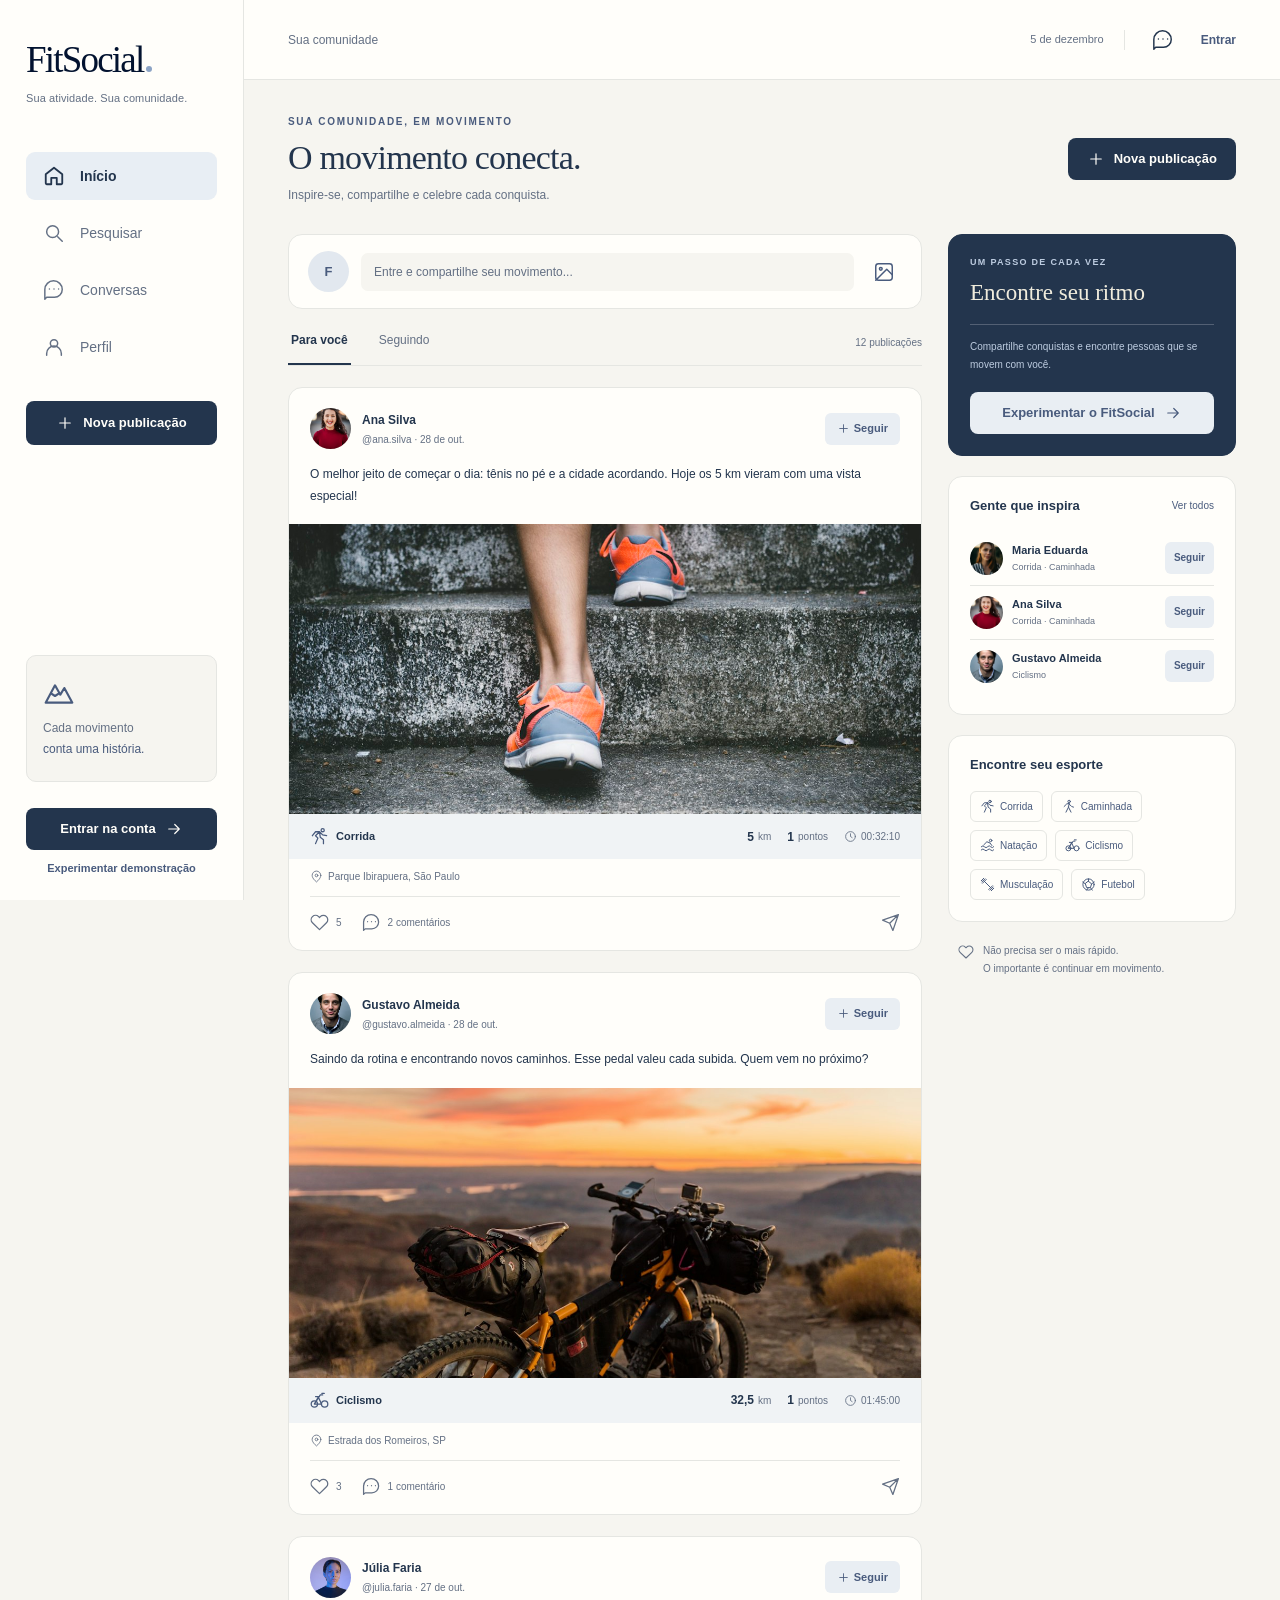
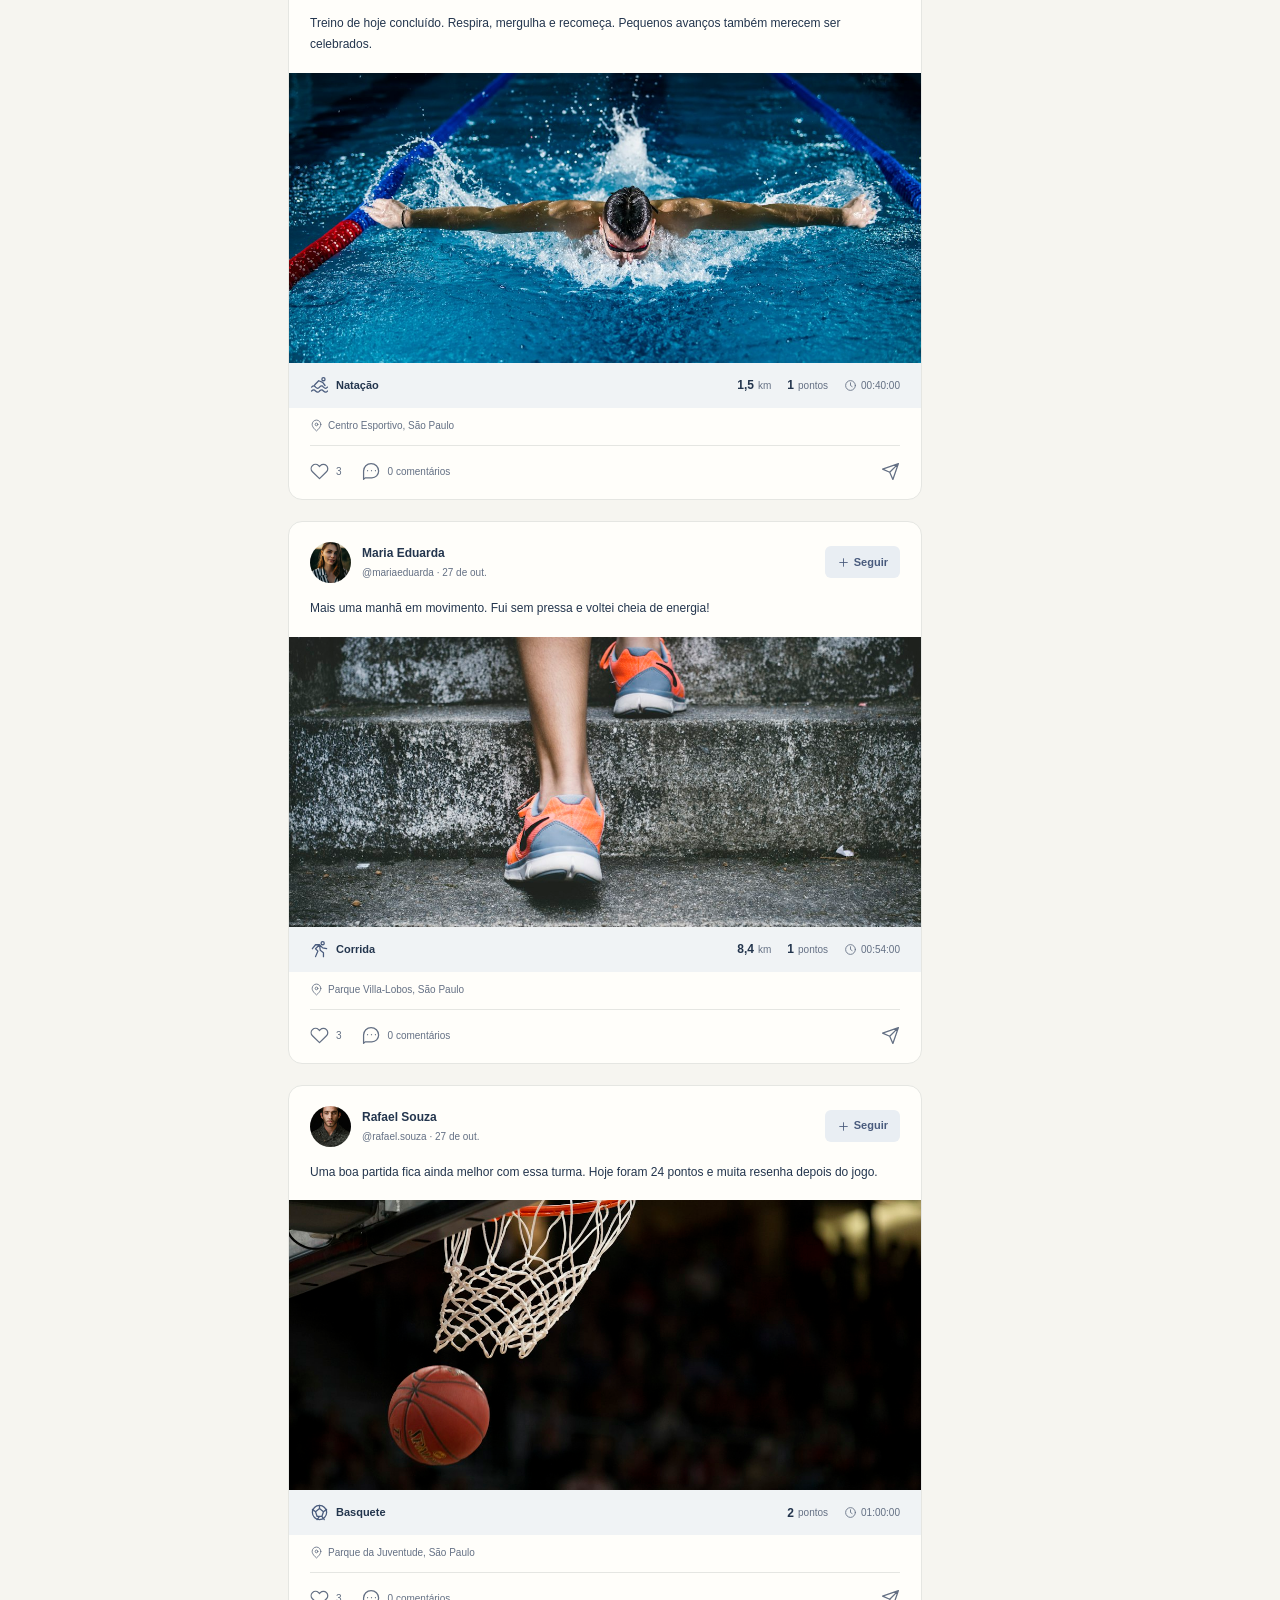
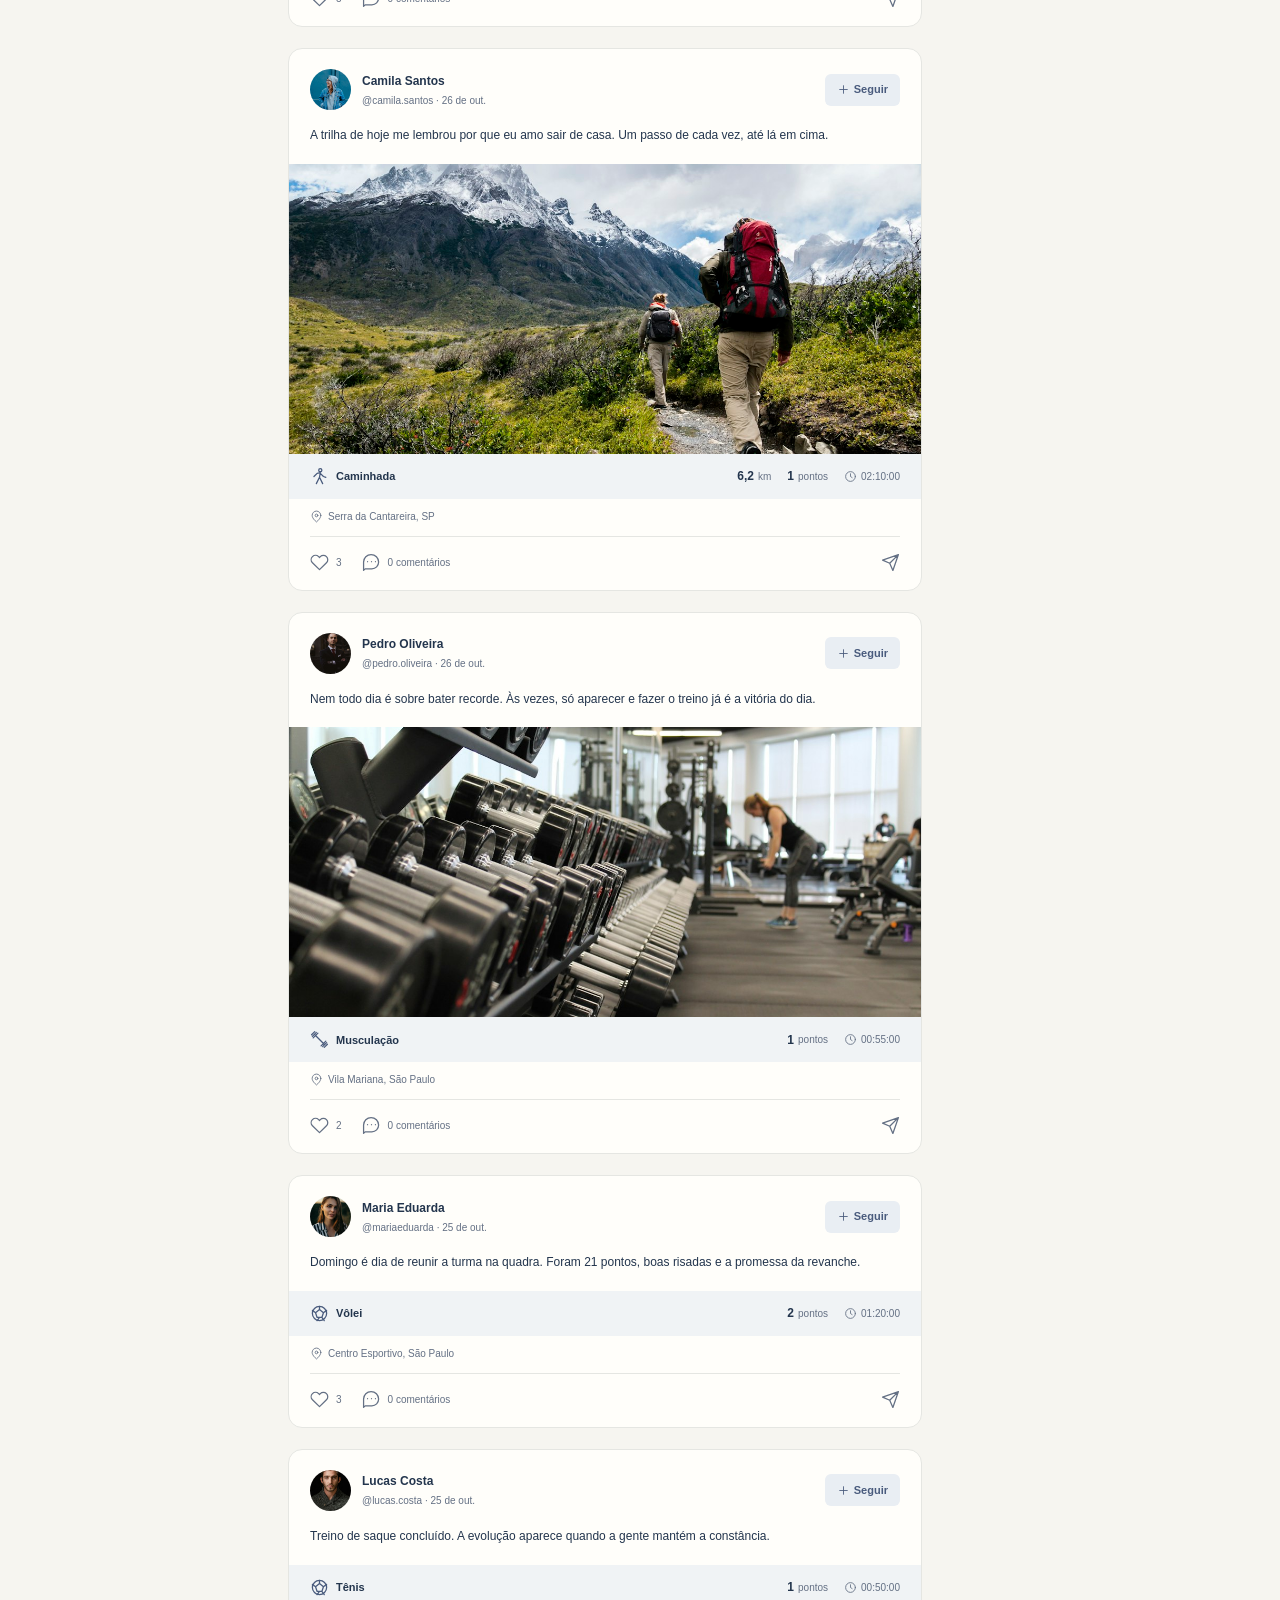
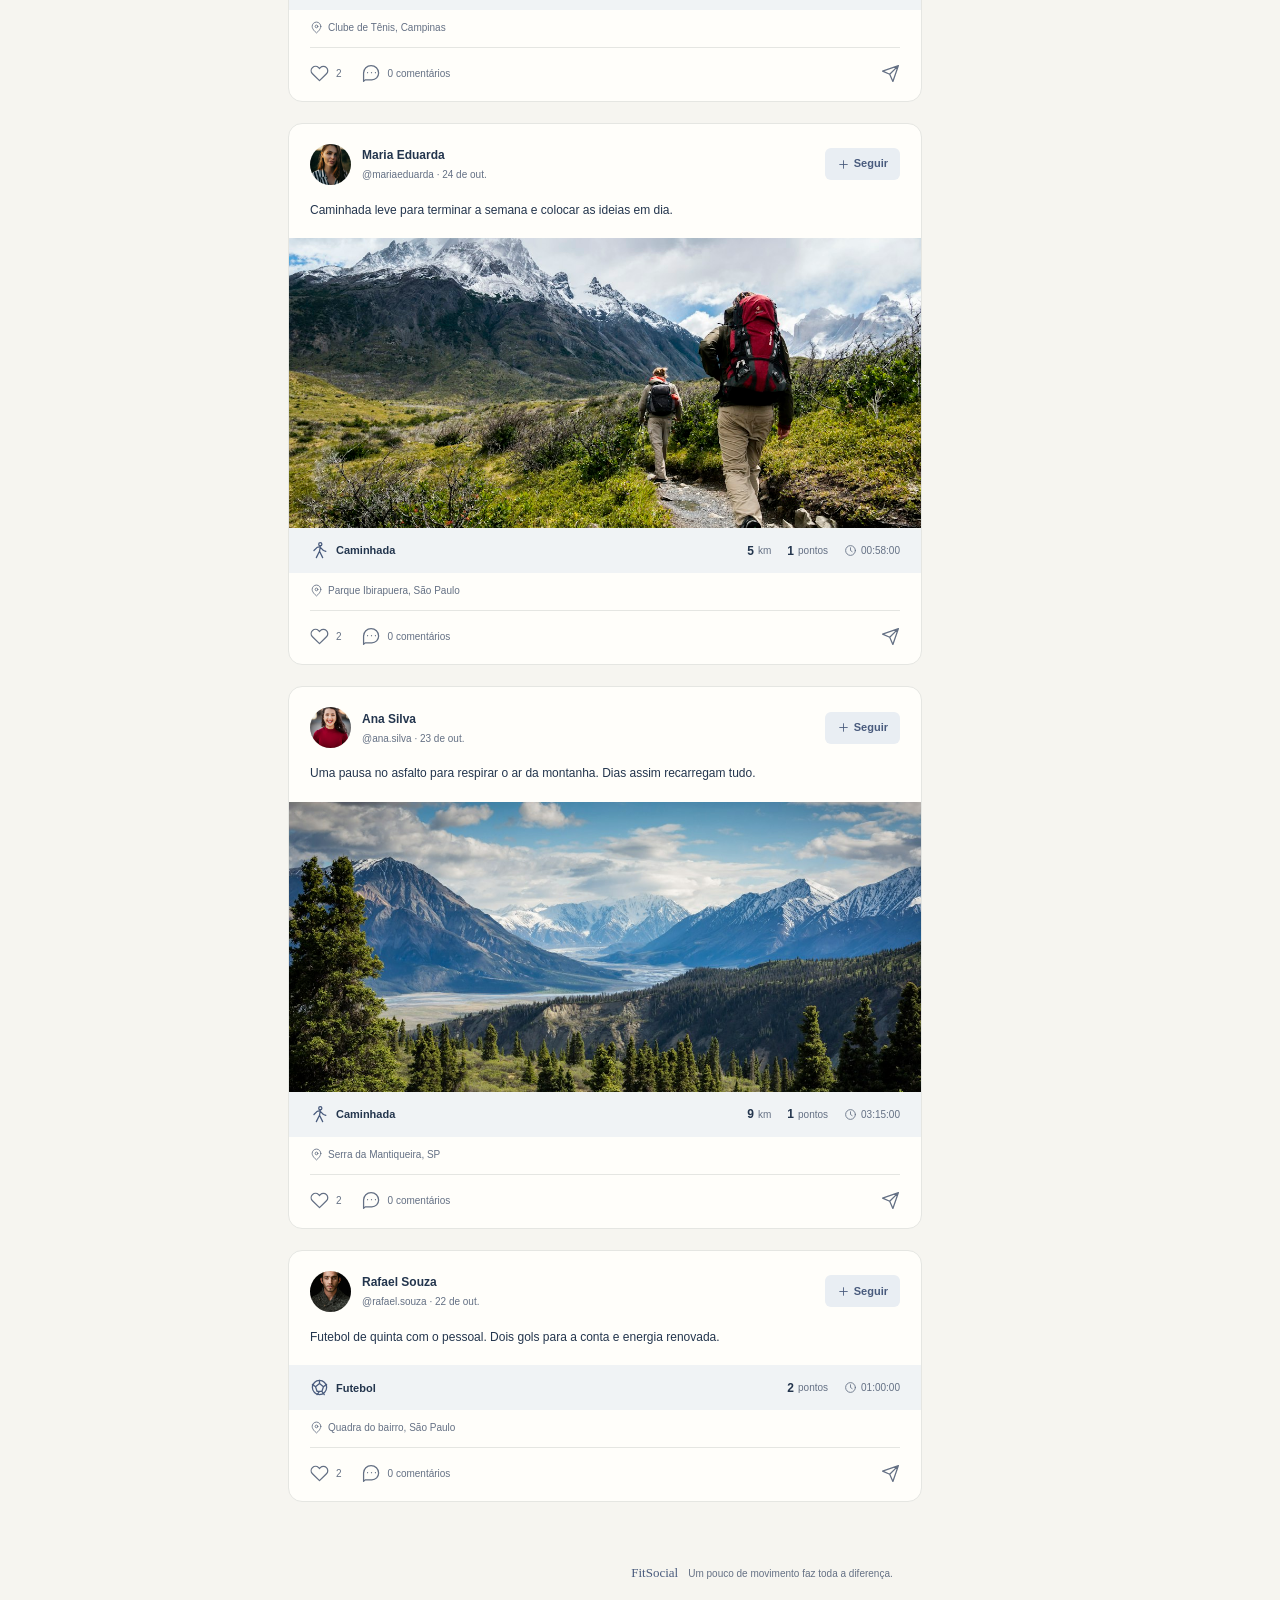
<file: index.html>
<!DOCTYPE html>
<html lang="pt-BR">
<head>
  <meta charset="UTF-8">
  <meta name="viewport" content="width=device-width, initial-scale=1, viewport-fit=cover">
  <meta name="theme-color" content="#23354d">
  <meta name="description" content="FitSocial: sua atividade, sua comunidade. Compartilhe seus esportes e celebre cada conquista.">
  <title>Início | FitSocial</title>
  <link rel="icon" href="img/favicon.svg" type="image/svg+xml">
  <link rel="stylesheet" href="css/app.css">
  <link rel="stylesheet" href="css/responsive.css">
  <script src="data/exemplos.js" defer></script>
  <script src="js/icons.js" defer></script>
  <script src="js/store.js" defer></script>
  <script src="js/app.js" defer></script>
  <script src="js/feed.js" defer></script>
  <script src="js/community.js" defer></script>
  <script src="js/compose.js" defer></script>
  <script src="js/auth.js" defer></script>
</head>
<body data-page="feed">
  <a class="skip-link" href="#main">Ir para o conteúdo</a>
  <div id="app"><div class="loading">FitSocial <span>Preparando sua comunidade...</span></div></div>
  <div id="toast" class="toast" role="status" aria-live="polite"></div>
  <dialog id="modal" aria-labelledby="modal-title"></dialog>
  <noscript>Ative o JavaScript para usar o FitSocial. Seus dados são salvos neste navegador.</noscript>
</body>
</html>
</file>
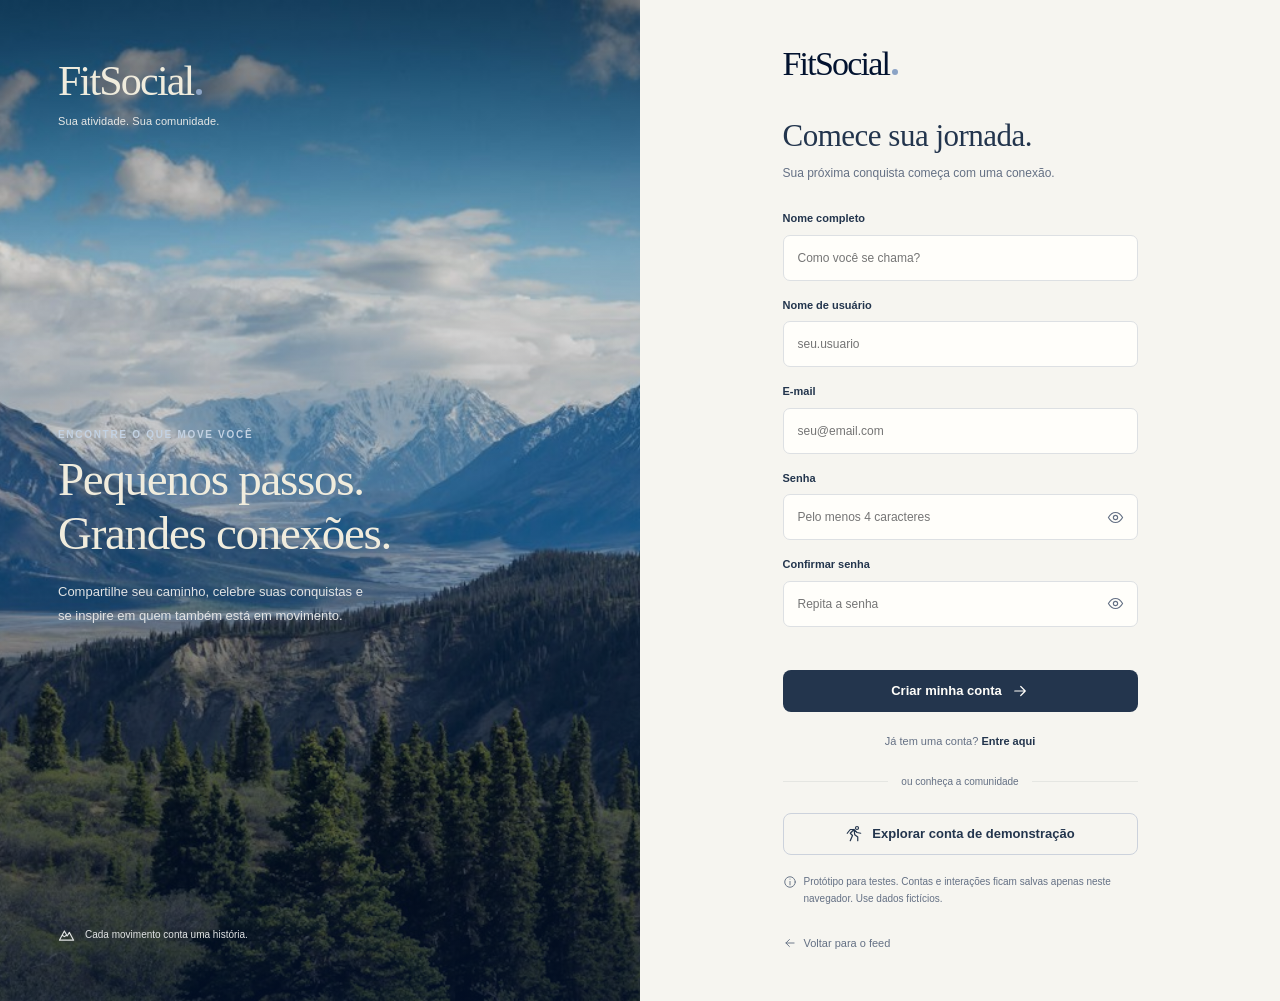
<file: cadastro.html>
<!DOCTYPE html>
<html lang="pt-BR">
<head>
  <meta charset="UTF-8">
  <meta name="viewport" content="width=device-width, initial-scale=1, viewport-fit=cover">
  <meta name="theme-color" content="#23354d">
  <meta name="description" content="FitSocial: sua atividade, sua comunidade. Compartilhe seus esportes e celebre cada conquista.">
  <title>Criar conta | FitSocial</title>
  <link rel="icon" href="img/favicon.svg" type="image/svg+xml">
  <link rel="stylesheet" href="css/app.css">
  <link rel="stylesheet" href="css/responsive.css">
  <script src="data/exemplos.js" defer></script>
  <script src="js/icons.js" defer></script>
  <script src="js/store.js" defer></script>
  <script src="js/app.js" defer></script>
  <script src="js/feed.js" defer></script>
  <script src="js/community.js" defer></script>
  <script src="js/compose.js" defer></script>
  <script src="js/auth.js" defer></script>
</head>
<body data-page="register">
  <a class="skip-link" href="#main">Ir para o conteúdo</a>
  <div id="app"><div class="loading">FitSocial <span>Preparando sua comunidade...</span></div></div>
  <div id="toast" class="toast" role="status" aria-live="polite"></div>
  <dialog id="modal" aria-labelledby="modal-title"></dialog>
  <noscript>Ative o JavaScript para usar o FitSocial. Seus dados são salvos neste navegador.</noscript>
</body>
</html>
</file>
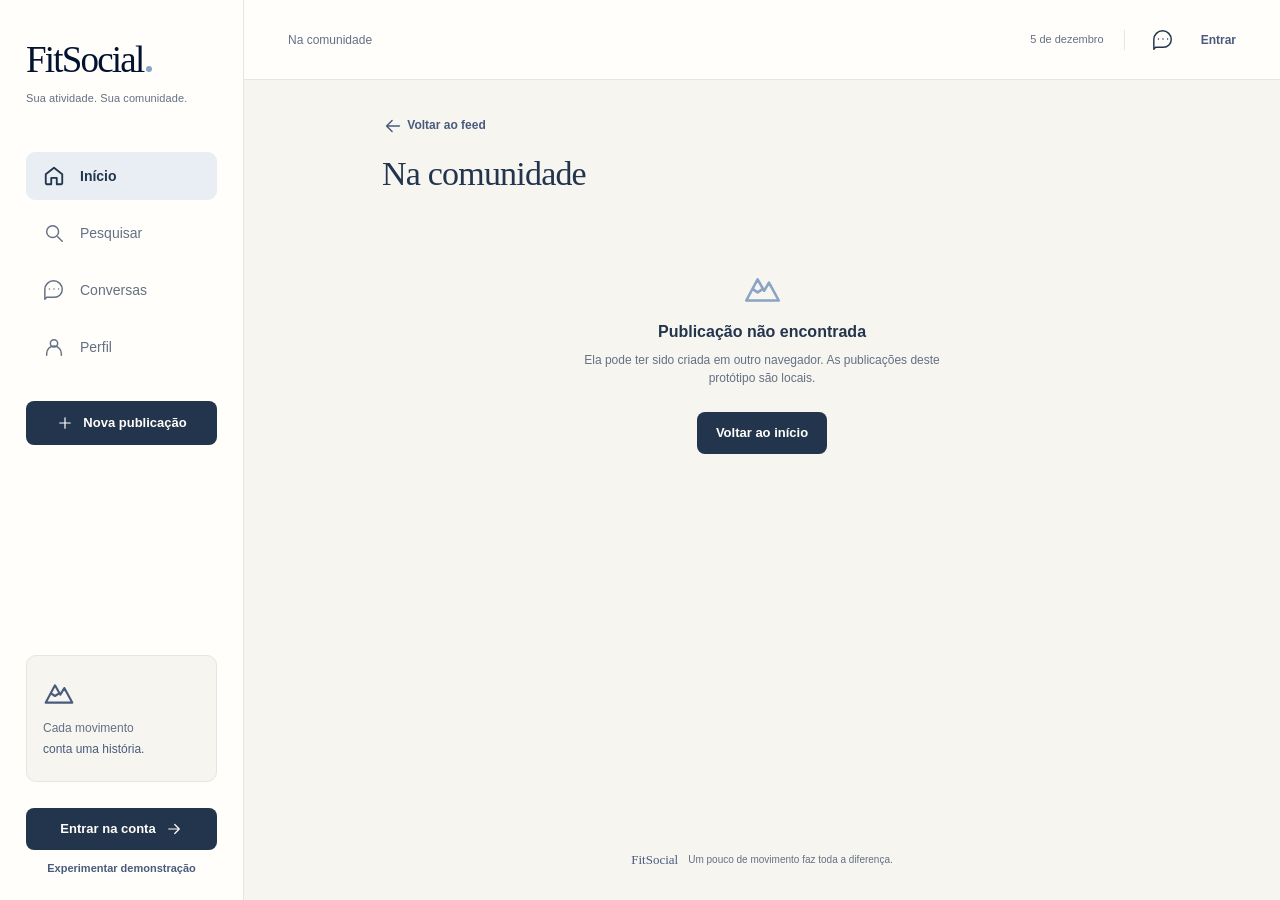
<file: comentario.html>
<!DOCTYPE html>
<html lang="pt-BR">
<head>
  <meta charset="UTF-8">
  <meta name="viewport" content="width=device-width, initial-scale=1, viewport-fit=cover">
  <meta name="theme-color" content="#23354d">
  <meta name="description" content="FitSocial: sua atividade, sua comunidade. Compartilhe seus esportes e celebre cada conquista.">
  <title>Publicação | FitSocial</title>
  <link rel="icon" href="img/favicon.svg" type="image/svg+xml">
  <link rel="stylesheet" href="css/app.css">
  <link rel="stylesheet" href="css/responsive.css">
  <script src="data/exemplos.js" defer></script>
  <script src="js/icons.js" defer></script>
  <script src="js/store.js" defer></script>
  <script src="js/app.js" defer></script>
  <script src="js/feed.js" defer></script>
  <script src="js/community.js" defer></script>
  <script src="js/compose.js" defer></script>
  <script src="js/auth.js" defer></script>
</head>
<body data-page="comments">
  <a class="skip-link" href="#main">Ir para o conteúdo</a>
  <div id="app"><div class="loading">FitSocial <span>Preparando sua comunidade...</span></div></div>
  <div id="toast" class="toast" role="status" aria-live="polite"></div>
  <dialog id="modal" aria-labelledby="modal-title"></dialog>
  <noscript>Ative o JavaScript para usar o FitSocial. Seus dados são salvos neste navegador.</noscript>
</body>
</html>
</file>
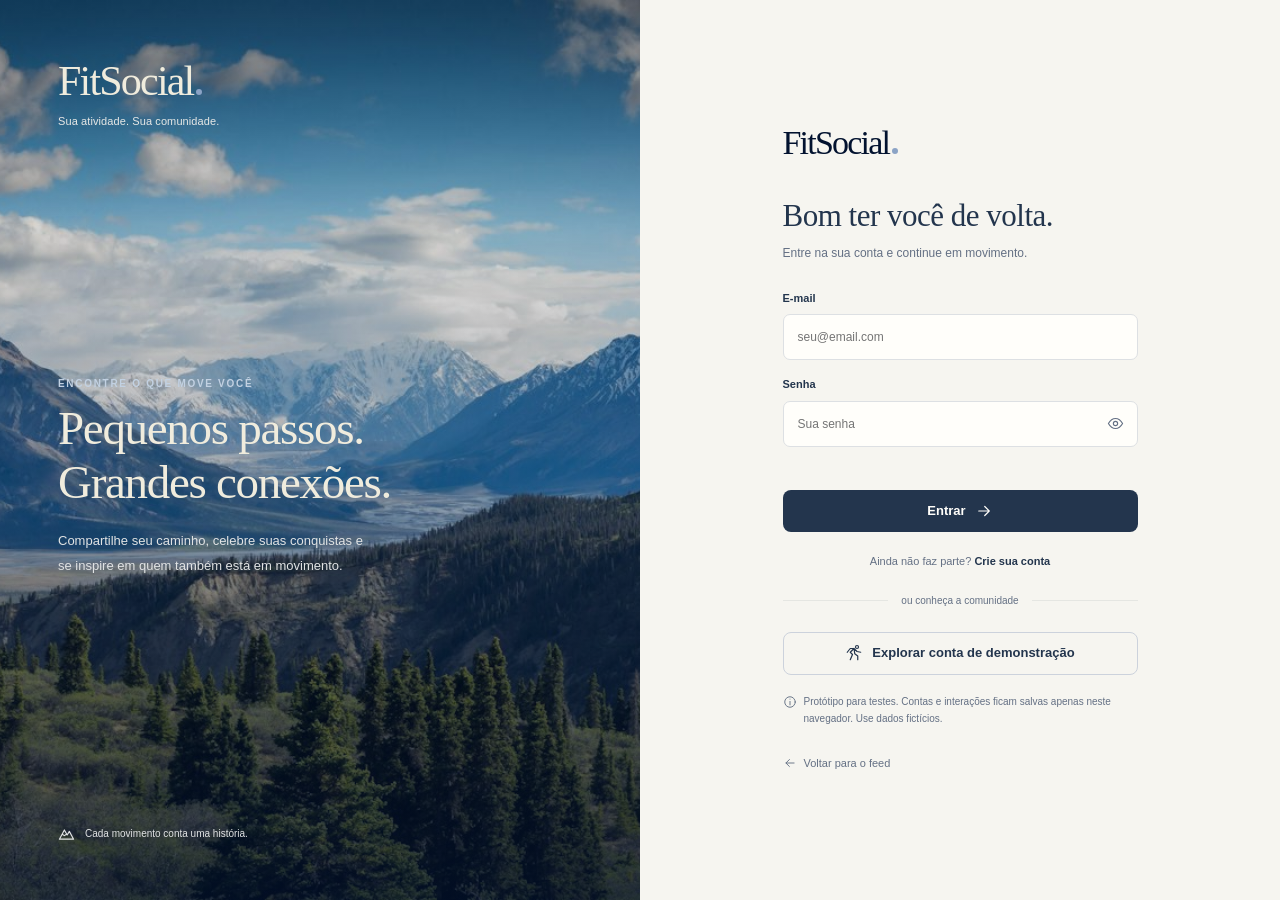
<file: conversa.html>
<!DOCTYPE html>
<html lang="pt-BR">
<head>
  <meta charset="UTF-8">
  <meta name="viewport" content="width=device-width, initial-scale=1, viewport-fit=cover">
  <meta name="theme-color" content="#23354d">
  <meta name="description" content="FitSocial: sua atividade, sua comunidade. Compartilhe seus esportes e celebre cada conquista.">
  <title>Conversas | FitSocial</title>
  <link rel="icon" href="img/favicon.svg" type="image/svg+xml">
  <link rel="stylesheet" href="css/app.css">
  <link rel="stylesheet" href="css/responsive.css">
  <script src="data/exemplos.js" defer></script>
  <script src="js/icons.js" defer></script>
  <script src="js/store.js" defer></script>
  <script src="js/app.js" defer></script>
  <script src="js/feed.js" defer></script>
  <script src="js/community.js" defer></script>
  <script src="js/compose.js" defer></script>
  <script src="js/auth.js" defer></script>
</head>
<body data-page="chat">
  <a class="skip-link" href="#main">Ir para o conteúdo</a>
  <div id="app"><div class="loading">FitSocial <span>Preparando sua comunidade...</span></div></div>
  <div id="toast" class="toast" role="status" aria-live="polite"></div>
  <dialog id="modal" aria-labelledby="modal-title"></dialog>
  <noscript>Ative o JavaScript para usar o FitSocial. Seus dados são salvos neste navegador.</noscript>
</body>
</html>
</file>
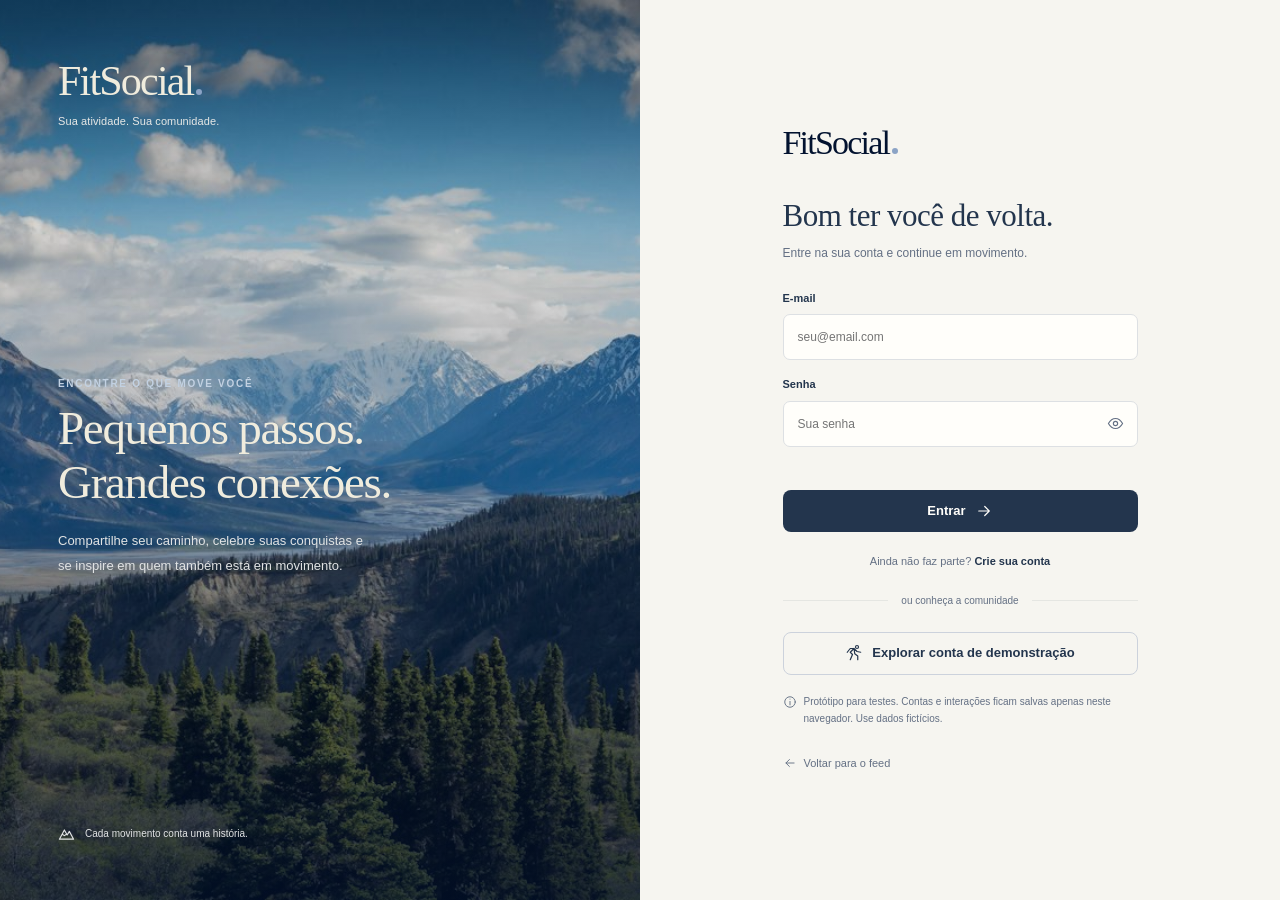
<file: criar.html>
<!DOCTYPE html>
<html lang="pt-BR">
<head>
  <meta charset="UTF-8">
  <meta name="viewport" content="width=device-width, initial-scale=1, viewport-fit=cover">
  <meta name="theme-color" content="#23354d">
  <meta name="description" content="FitSocial: sua atividade, sua comunidade. Compartilhe seus esportes e celebre cada conquista.">
  <title>Nova publicação | FitSocial</title>
  <link rel="icon" href="img/favicon.svg" type="image/svg+xml">
  <link rel="stylesheet" href="css/app.css">
  <link rel="stylesheet" href="css/responsive.css">
  <script src="data/exemplos.js" defer></script>
  <script src="js/icons.js" defer></script>
  <script src="js/store.js" defer></script>
  <script src="js/app.js" defer></script>
  <script src="js/feed.js" defer></script>
  <script src="js/community.js" defer></script>
  <script src="js/compose.js" defer></script>
  <script src="js/auth.js" defer></script>
</head>
<body data-page="compose">
  <a class="skip-link" href="#main">Ir para o conteúdo</a>
  <div id="app"><div class="loading">FitSocial <span>Preparando sua comunidade...</span></div></div>
  <div id="toast" class="toast" role="status" aria-live="polite"></div>
  <dialog id="modal" aria-labelledby="modal-title"></dialog>
  <noscript>Ative o JavaScript para usar o FitSocial. Seus dados são salvos neste navegador.</noscript>
</body>
</html>
</file>
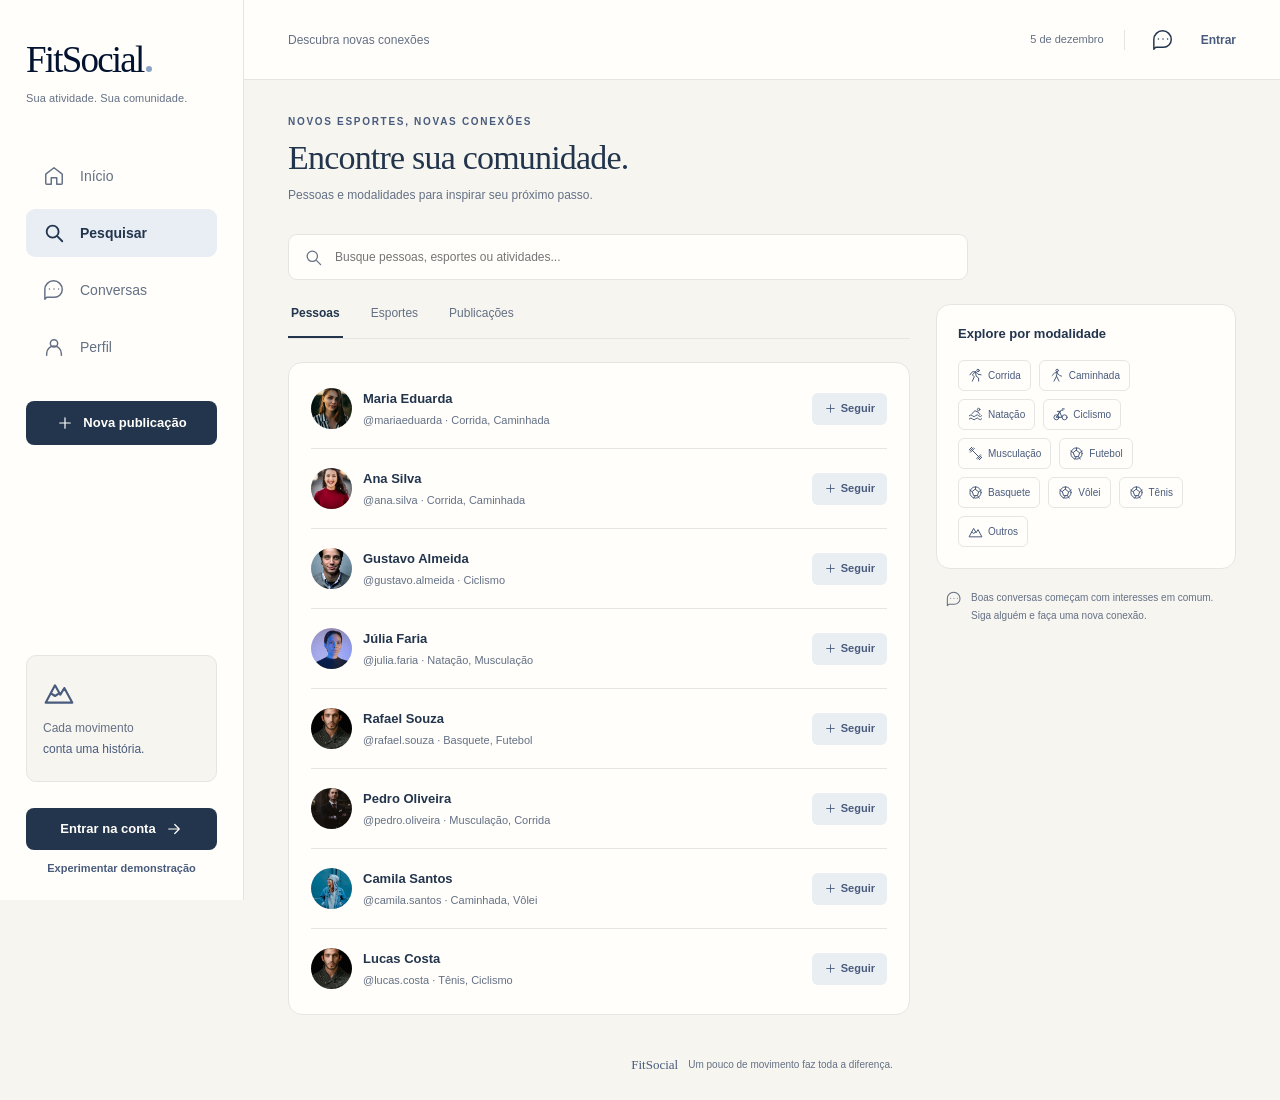
<file: explorar.html>
<!DOCTYPE html>
<html lang="pt-BR">
<head>
  <meta charset="UTF-8">
  <meta name="viewport" content="width=device-width, initial-scale=1, viewport-fit=cover">
  <meta name="theme-color" content="#23354d">
  <meta name="description" content="FitSocial: sua atividade, sua comunidade. Compartilhe seus esportes e celebre cada conquista.">
  <title>Pesquisar | FitSocial</title>
  <link rel="icon" href="img/favicon.svg" type="image/svg+xml">
  <link rel="stylesheet" href="css/app.css">
  <link rel="stylesheet" href="css/responsive.css">
  <script src="data/exemplos.js" defer></script>
  <script src="js/icons.js" defer></script>
  <script src="js/store.js" defer></script>
  <script src="js/app.js" defer></script>
  <script src="js/feed.js" defer></script>
  <script src="js/community.js" defer></script>
  <script src="js/compose.js" defer></script>
  <script src="js/auth.js" defer></script>
</head>
<body data-page="explore">
  <a class="skip-link" href="#main">Ir para o conteúdo</a>
  <div id="app"><div class="loading">FitSocial <span>Preparando sua comunidade...</span></div></div>
  <div id="toast" class="toast" role="status" aria-live="polite"></div>
  <dialog id="modal" aria-labelledby="modal-title"></dialog>
  <noscript>Ative o JavaScript para usar o FitSocial. Seus dados são salvos neste navegador.</noscript>
</body>
</html>
</file>
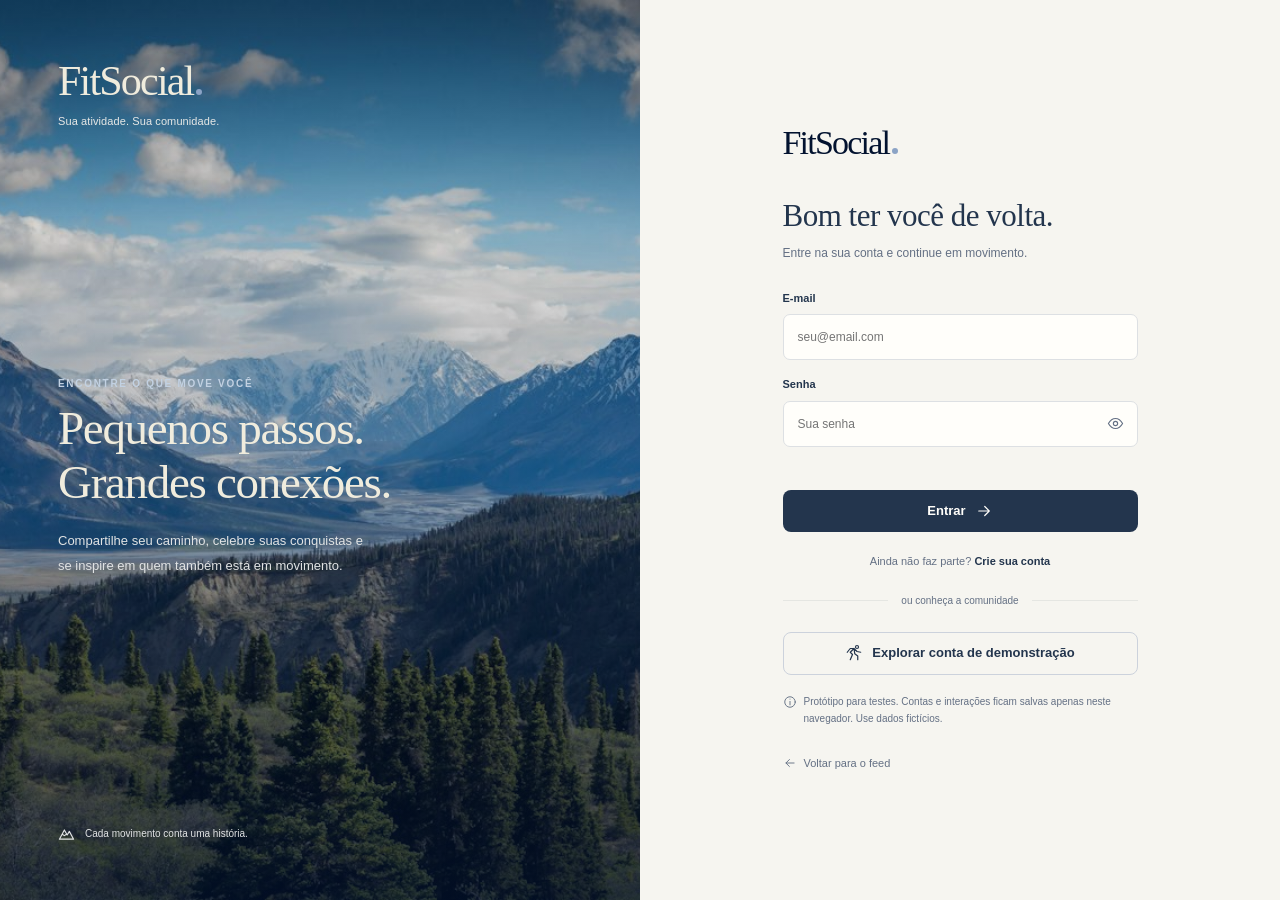
<file: login.html>
<!DOCTYPE html>
<html lang="pt-BR">
<head>
  <meta charset="UTF-8">
  <meta name="viewport" content="width=device-width, initial-scale=1, viewport-fit=cover">
  <meta name="theme-color" content="#23354d">
  <meta name="description" content="FitSocial: sua atividade, sua comunidade. Compartilhe seus esportes e celebre cada conquista.">
  <title>Entrar | FitSocial</title>
  <link rel="icon" href="img/favicon.svg" type="image/svg+xml">
  <link rel="stylesheet" href="css/app.css">
  <link rel="stylesheet" href="css/responsive.css">
  <script src="data/exemplos.js" defer></script>
  <script src="js/icons.js" defer></script>
  <script src="js/store.js" defer></script>
  <script src="js/app.js" defer></script>
  <script src="js/feed.js" defer></script>
  <script src="js/community.js" defer></script>
  <script src="js/compose.js" defer></script>
  <script src="js/auth.js" defer></script>
</head>
<body data-page="login">
  <a class="skip-link" href="#main">Ir para o conteúdo</a>
  <div id="app"><div class="loading">FitSocial <span>Preparando sua comunidade...</span></div></div>
  <div id="toast" class="toast" role="status" aria-live="polite"></div>
  <dialog id="modal" aria-labelledby="modal-title"></dialog>
  <noscript>Ative o JavaScript para usar o FitSocial. Seus dados são salvos neste navegador.</noscript>
</body>
</html>
</file>
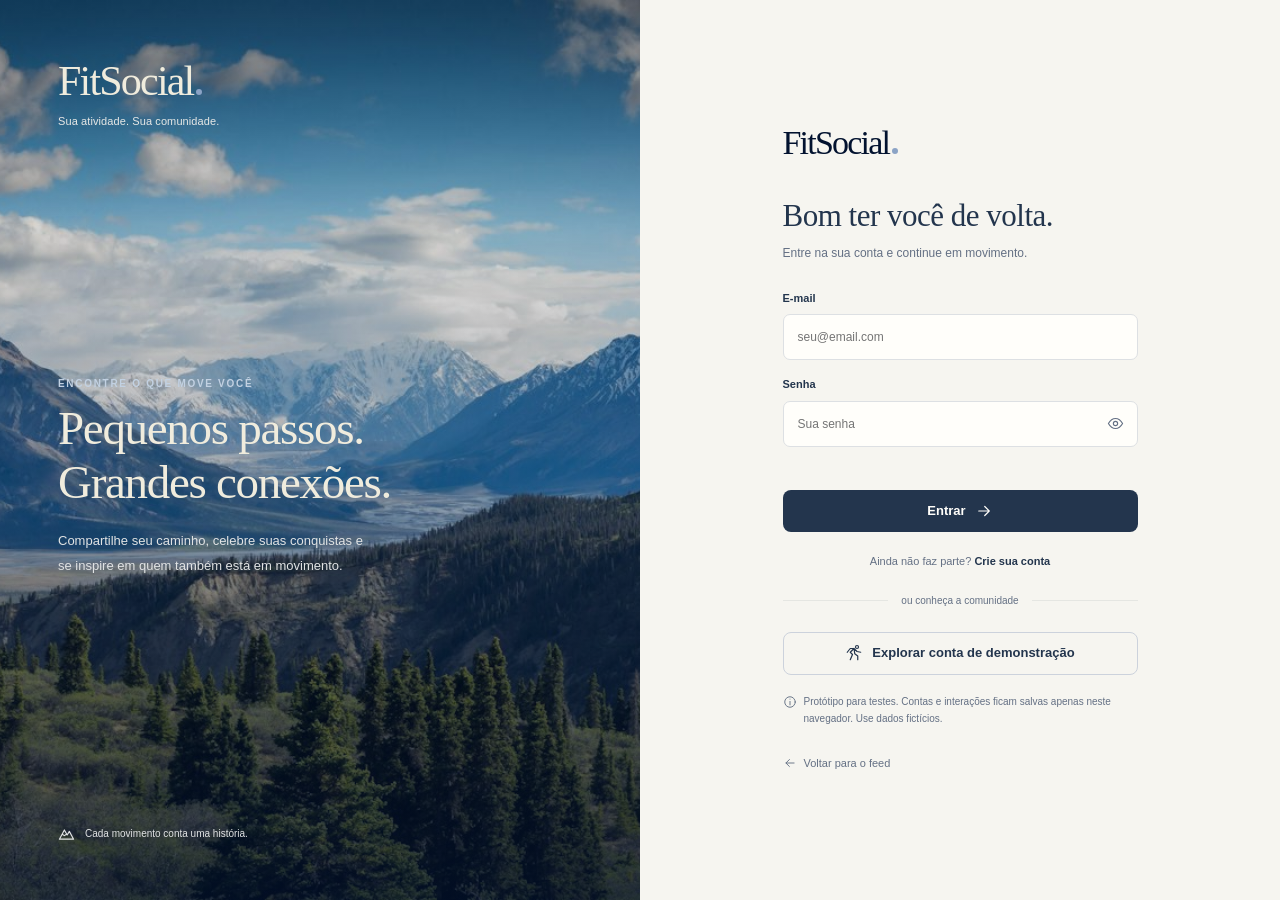
<file: perfil.html>
<!DOCTYPE html>
<html lang="pt-BR">
<head>
  <meta charset="UTF-8">
  <meta name="viewport" content="width=device-width, initial-scale=1, viewport-fit=cover">
  <meta name="theme-color" content="#23354d">
  <meta name="description" content="FitSocial: sua atividade, sua comunidade. Compartilhe seus esportes e celebre cada conquista.">
  <title>Perfil | FitSocial</title>
  <link rel="icon" href="img/favicon.svg" type="image/svg+xml">
  <link rel="stylesheet" href="css/app.css">
  <link rel="stylesheet" href="css/responsive.css">
  <script src="data/exemplos.js" defer></script>
  <script src="js/icons.js" defer></script>
  <script src="js/store.js" defer></script>
  <script src="js/app.js" defer></script>
  <script src="js/feed.js" defer></script>
  <script src="js/community.js" defer></script>
  <script src="js/compose.js" defer></script>
  <script src="js/auth.js" defer></script>
</head>
<body data-page="profile">
  <a class="skip-link" href="#main">Ir para o conteúdo</a>
  <div id="app"><div class="loading">FitSocial <span>Preparando sua comunidade...</span></div></div>
  <div id="toast" class="toast" role="status" aria-live="polite"></div>
  <dialog id="modal" aria-labelledby="modal-title"></dialog>
  <noscript>Ative o JavaScript para usar o FitSocial. Seus dados são salvos neste navegador.</noscript>
</body>
</html>
</file>
<file: css/app.css>
:root {
  --moonlight: #f0ecdd;
  --frost: #8ba3c5;
  --steel: #495b7d;
  --storm: #23354d;
  --oxford: #02122f;
  --bg: #f6f5f0;
  --surface: #fffefa;
  --text: #23354d;
  --muted: #647084;
  --line: #e5e6e2;
  --soft: #edf1f5;
  --danger: #a24146;
  --radius: 14px;
}
* { box-sizing: border-box; }
html { scroll-behavior: smooth; }
body { margin: 0; font-family: 'Segoe UI', Arial, sans-serif; color: var(--text); background: var(--bg); font-size: 14px; line-height: 1.5; }
button, input, textarea, select { font: inherit; }
button, a, input, select, textarea { -webkit-tap-highlight-color: transparent; }
button, a { touch-action: manipulation; }
button { cursor: pointer; }
button:disabled { opacity: .55; cursor: wait; }
a { color: inherit; text-decoration: none; }
a:hover { color: var(--steel); }
button { color: inherit; }
img { display: block; max-width: 100%; }
button { border: 0; background: none; }
h1, h2, h3, p { margin: 0; }
h1, h2, h3 { line-height: 1.25; }
input, textarea, select { min-width: 0; }
input, textarea, select { color: var(--text); }
textarea { resize: vertical; }
:focus-visible { outline: 3px solid var(--frost); outline-offset: 4px; }
::selection { background: #dbe4ef; }
[hidden] { display: none !important; }
.icon { width: 22px; height: 22px; flex: 0 0 auto; vertical-align: middle; }
.sr-only { position: absolute; width: 1px; height: 1px; padding: 0; margin: -1px; overflow: hidden; clip: rect(0, 0, 0, 0); white-space: nowrap; border: 0; }
.skip-link { position: fixed; top: -100px; left: 16px; z-index: 100; background: var(--storm); color: white; padding: 12px; border-radius: 8px; }
.skip-link:focus { top: 12px; }
.loading { min-height: 100vh; display: flex; flex-direction: column; align-items: center; justify-content: center; font: 38px Georgia, serif; gap: 12px; }
.loading span { font: 14px 'Segoe UI', sans-serif; color: var(--muted); }
.brand { font: 37px Georgia, 'Times New Roman', serif; letter-spacing: -1.8px; display: inline-flex; align-items: baseline; color: var(--oxford); line-height: 1.1; }
.brand-dot { width: 6px; height: 6px; border-radius: 50%; background: var(--frost); display: inline-block; margin-left: 3px; }
.brand-caption { font-size: 11px; color: var(--muted); margin-top: 9px; letter-spacing: .1px; }
.sidebar { position: fixed; z-index: 20; inset: 0 auto 0 0; width: 244px; padding: 40px 26px 22px; background: var(--surface); border-right: 1px solid var(--line); display: flex; flex-direction: column; }
.sidebar nav { display: flex; flex-direction: column; gap: 9px; margin-top: 46px; }
.nav-link { display: flex; align-items: center; gap: 15px; padding: 13px 17px; border-radius: 9px; color: var(--muted); font-weight: 500; transition: background .15s, color .15s; }
.nav-link:hover { background: var(--soft); color: var(--storm); }
.nav-link.active { background: #e8eef4; color: var(--storm); font-weight: 650; }
.nav-link.active .icon { stroke-width: 2; }
.sidebar .nav-create { display: none; }
.button { background: var(--storm); color: #fffefa; border: 1px solid transparent; border-radius: 8px; padding: 11px 18px; display: inline-flex; align-items: center; justify-content: center; gap: 9px; font-weight: 600; font-size: 13px; line-height: 1.4; transition: background .15s, transform .15s; text-align: center; min-height: 42px; }
.button:hover { background: var(--oxford); color: white; }
.button .icon { width: 18px; height: 18px; }
.button.secondary { background: #e9eef3; color: var(--steel); border-color: transparent; }
.button.secondary:hover { background: #dce5ef; color: var(--storm); }
.button.outline { background: transparent; border-color: #ccd2dc; color: var(--storm); }
.button.outline:hover { background: var(--soft); }
.button.full { width: 100%; }
.button.compact { min-height: 32px; padding: 6px 11px; font-size: 11px; gap: 4px; border-radius: 6px; }
.button.compact .icon { width: 13px; height: 13px; }
.button.following { background: transparent; color: var(--muted); border-color: var(--line); }
.button.following:hover { background: var(--soft); }
.publish-sidebar { margin-top: 30px; min-height: 44px; }
.sidebar-bottom { margin-top: auto; padding-top: 35px; }
.sidebar-note { padding: 20px 16px; border: 1px solid var(--line); border-radius: 10px; background: var(--bg); margin-bottom: 26px; }
.sidebar-note > .icon { color: var(--steel); width: 32px; height: 32px; margin-bottom: 10px; }
.sidebar-note p { font-size: 12px; color: var(--muted); line-height: 1.8; }
.sidebar-note strong { color: var(--steel); font-weight: 500; }
.account { display: flex; gap: 10px; align-items: center; padding-top: 20px; border-top: 1px solid var(--line); }
.account > span:not(.avatar) { min-width: 0; flex: 1; }
.account strong { display: block; font-size: 12px; overflow: hidden; text-overflow: ellipsis; white-space: nowrap; }
.account small { display: block; font-size: 10px; color: var(--muted); }
.account > .icon { width: 15px; height: 15px; }
.logout-link { margin: 15px 0 0 49px; display: flex; gap: 6px; align-items: center; font-size: 11px; color: var(--muted); }
.logout-link .icon { width: 14px; height: 14px; }
.demo-sidebar { margin-top: 10px; width: 100%; font-size: 11px !important; }
.workspace { margin-left: 244px; }
.topbar { height: 80px; padding: 0 44px; border-bottom: 1px solid var(--line); display: flex; align-items: center; justify-content: space-between; background: var(--surface); }
.topbar-label { font-size: 12px; color: var(--muted); }
.topbar-right { display: flex; gap: 20px; align-items: center; }
.today { color: var(--muted); font-size: 11px; }
.topbar-divider { height: 20px; width: 1px; background: var(--line); }
.icon-button { min-width: 36px; height: 36px; display: inline-flex; align-items: center; justify-content: center; border-radius: 8px; padding: 7px; }
.icon-button:hover { background: var(--soft); }
.mobile-brand, .mobile-nav { display: none; }
.main { padding: 34px 44px 24px; max-width: 1320px; margin: 0 auto; min-height: calc(100vh - 146px); }
.page-header { display: flex; justify-content: space-between; align-items: center; gap: 20px; margin-bottom: 30px; }
.eyebrow { font-size: 10px; font-weight: 600; text-transform: uppercase; letter-spacing: 1.7px; color: var(--steel); margin-bottom: 10px; display: block; }
.page-title { font: 34px Georgia, 'Times New Roman', serif; letter-spacing: -.8px; color: var(--storm); }
.page-subtitle { margin-top: 9px; font-size: 12px; color: var(--muted); }
.feed-layout { display: grid; grid-template-columns: minmax(0, 1fr) 288px; gap: 26px; align-items: start; }
.feed-column { min-width: 0; }
.card { background: var(--surface); border: 1px solid var(--line); border-radius: var(--radius); }
.composer-shortcut { padding: 16px 19px; margin-bottom: 22px; display: flex; align-items: center; gap: 12px; }
.composer-shortcut > a:nth-child(2) { flex: 1; padding: 10px 13px; border-radius: 7px; font-size: 12px; color: var(--muted); background: var(--bg); }
.composer-shortcut .icon-button { color: var(--steel); }
.avatar { width: 41px; height: 41px; border-radius: 50%; display: inline-flex; align-items: center; justify-content: center; flex: 0 0 auto; background: #e2e8ef; color: var(--steel); overflow: hidden; font-weight: 600; font-size: 13px; }
.avatar img { width: 100%; height: 100%; object-fit: cover; }
.avatar.small-avatar { width: 32px; height: 32px; font-size: 10px; }
.avatar.large-avatar { width: 92px; height: 92px; font-size: 27px; border: 5px solid var(--surface); box-shadow: 0 0 0 1px var(--line); }
.feed-tabs { display: flex; gap: 25px; align-items: center; border-bottom: 1px solid var(--line); margin-bottom: 21px; }
.tab { padding: 0 3px 14px; font-size: 12px; color: var(--muted); border-bottom: 2px solid transparent; display: inline-flex; align-items: center; justify-content: center; gap: 7px; }
.tab.active { border-color: var(--storm); color: var(--storm); font-weight: 650; }
.tab .icon { width: 16px; height: 16px; }
.feed-count { margin-left: auto; font-size: 10px; color: var(--muted); padding-bottom: 12px; }
.post { margin-bottom: 21px; overflow: hidden; }
.post-header { display: flex; justify-content: space-between; align-items: center; gap: 10px; padding: 20px 21px 0; }
.person-link { display: flex; align-items: center; gap: 11px; min-width: 0; }
.person-info { min-width: 0; display: flex; flex-direction: column; }
.person-info strong { font-size: 12px; font-weight: 650; overflow-wrap: anywhere; }
.person-info > span { font-size: 10px; color: var(--muted); margin-top: 3px; }
.post-caption { margin: 15px 21px 17px; line-height: 1.8; font-size: 12px; white-space: pre-wrap; overflow-wrap: anywhere; }
.post-photos { display: flex; overflow-x: auto; scroll-snap-type: x mandatory; }
.photo-button { padding: 0; width: 100%; flex: 0 0 100%; scroll-snap-align: start; background: var(--soft); overflow: hidden; }
.photo-button img { width: 100%; height: 290px; object-fit: cover; }
.multiple-photos .photo-button { flex-basis: 88%; border-right: 4px solid var(--surface); }
.activity-strip { padding: 13px 21px; margin: 0 0 0; display: flex; align-items: center; justify-content: space-between; gap: 10px; background: #f0f3f5; }
.activity-sport { display: inline-flex; gap: 7px; align-items: center; font-size: 11px; font-weight: 600; }
.activity-sport .icon { width: 19px; height: 19px; color: var(--steel); }
.activity-metrics { display: flex; align-items: center; gap: 16px; font-size: 10px; color: var(--muted); }
.activity-metrics > span { display: inline-flex; gap: 4px; align-items: center; }
.activity-metrics strong { font-weight: 650; color: var(--storm); font-size: 12px; }
.activity-metrics .icon { width: 13px; height: 13px; }
.post-location { padding: 10px 21px 0; display: flex; align-items: center; gap: 5px; font-size: 10px; color: var(--muted); overflow-wrap: anywhere; }
.post-location .icon { width: 13px; height: 13px; }
.post-actions { display: flex; gap: 20px; align-items: center; margin: 12px 21px 0; padding: 11px 0 13px; border-top: 1px solid var(--line); }
.post-action { padding: 4px 0; display: inline-flex; align-items: center; gap: 7px; font-size: 10px; color: var(--muted); min-height: 29px; }
.post-action .icon { width: 19px; height: 19px; }
.post-action:hover { color: var(--storm); }
.post-action.liked { color: #a54e5b; }
.post-action.liked .icon { fill: #a54e5b; }
.share-action { margin-left: auto; }
.side-panel { padding: 21px; margin-bottom: 20px; }
.section-heading { display: flex; align-items: center; justify-content: space-between; gap: 10px; margin-bottom: 18px; }
.section-heading h2, .section-heading h3 { font-size: 13px; font-weight: 650; }
.section-heading > a { font-size: 10px; color: var(--steel); }
.section-heading > span { font-size: 9px; color: var(--muted); }
.movement-panel { background: var(--storm); color: var(--moonlight); border-color: var(--storm); position: relative; overflow: hidden; }
.movement-panel .eyebrow { color: #bdcce0; font-size: 9px; letter-spacing: 1.3px; }
.movement-panel h2 { font: 23px Georgia, serif; }
.movement-stats { display: grid; grid-template-columns: 1fr 1fr; margin: 24px 0 18px; }
.movement-stats > div + div { border-left: 1px solid #536074; padding-left: 20px; }
.movement-stats strong { display: block; font-weight: 500; font-size: 26px; line-height: 1.2; }
.movement-stats strong small { font-size: 11px; font-weight: 400; color: #bdcce0; }
.movement-stats span { display: block; font-size: 10px; margin-top: 7px; color: #bdcce0; }
.movement-panel > p { border-top: 1px solid #536074; padding-top: 13px; font-size: 10px; color: #bdcce0; }
.movement-panel > p.guest-movement { margin: 18px 0; line-height: 1.8; }
.user-row { display: flex; align-items: center; justify-content: space-between; gap: 10px; padding: 12px 0; }
.user-row + .user-row { border-top: 1px solid var(--line); }
.side-panel .user-row { padding: 10px 0; }
.side-panel .avatar { width: 33px; height: 33px; }
.side-panel .person-link { gap: 9px; }
.side-panel .person-info strong { font-size: 11px; }
.side-panel .person-info > span { font-size: 9px; }
.side-panel .follow-button { padding: 5px 8px; font-size: 10px; }
.side-panel .follow-button .icon { display: none; }
.sport-chips { display: flex; flex-wrap: wrap; gap: 8px; }
.sport-chip { display: inline-flex; gap: 5px; align-items: center; border: 1px solid var(--line); border-radius: 6px; padding: 7px 9px; font-size: 10px; color: var(--steel); background: var(--surface); }
.sport-chip .icon { width: 15px; height: 15px; }
.sport-chip:hover, .sport-chip.active { background: #e6edf4; border-color: #c3cfde; color: var(--storm); }
.community-note { display: flex; gap: 9px; align-items: flex-start; padding: 0 10px; font-size: 10px; line-height: 1.8; color: var(--muted); }
.community-note .icon { width: 16px; height: 16px; margin-top: 2px; }
.page-footer { font-size: 10px; display: flex; gap: 10px; align-items: center; justify-content: center; color: var(--muted); padding: 16px 24px 25px; }
.page-footer span { font-family: Georgia, serif; color: var(--steel); font-size: 13px; }
.text-button { padding: 0; color: var(--steel); font-size: 12px; font-weight: 600; }
.text-button:hover { text-decoration: underline; }
.muted { color: var(--muted); }
.small { font-size: 11px; }
.center { text-align: center; }
.empty-state { padding: 45px 22px; text-align: center; }
.empty-state > .icon { color: var(--frost); width: 39px; height: 39px; margin-bottom: 15px; }
.empty-state h3 { font-size: 16px; margin-bottom: 9px; }
.empty-state p { color: var(--muted); font-size: 12px; max-width: 360px; margin: 0 auto 20px; }
.empty-state .button { margin-top: 5px; }
.search-field { display: flex; gap: 10px; align-items: center; border: 1px solid var(--line); background: var(--surface); border-radius: 9px; padding: 12px 15px; }
.search-field .icon { width: 19px; height: 19px; color: var(--muted); }
.search-field input { background: transparent; border: 0; outline: 0; width: 100%; font-size: 12px; }
.search-field:focus-within { border-color: var(--frost); box-shadow: 0 0 0 3px #8ba3c522; }
.explore-search { margin-bottom: 24px; max-width: 680px; }
.explore-tabs { margin-bottom: 23px; }
.explore-layout { display: grid; grid-template-columns: minmax(0, 1fr) 300px; gap: 26px; }
.people-card { padding: 6px 22px; }
.people-card .user-row { padding: 19px 0; }
.people-card .person-info strong { font-size: 13px; }
.people-card .person-info > span { font-size: 11px; }
.search-section { margin-top: 28px; }
.search-section > h2 { margin-bottom: 17px; font-size: 16px; }
.sport-grid { display: grid; grid-template-columns: repeat(3, minmax(0, 1fr)); gap: 13px; }
.sport-tile { padding: 22px 16px; text-align: left; transition: border-color .15s; display: flex; flex-direction: column; gap: 9px; }
.sport-tile:hover, .sport-tile.active { border-color: var(--frost); background: #edf1f5; }
.sport-tile > .icon { width: 30px; height: 30px; color: var(--steel); margin-bottom: 8px; }
.sport-tile strong { font-size: 13px; }
.sport-tile small { font-size: 10px; color: var(--muted); }
.selected-sport-bar { display: flex; align-items: center; gap: 10px; margin-bottom: 20px; font-size: 13px; }
.selected-sport-bar button { margin-left: auto; }
.narrow-page { max-width: 760px; margin: auto; }
.compose-card { padding: 26px; }
.compose-author { margin-bottom: 23px; }
.compose-tabs { margin-bottom: 25px; }
.field { display: flex; flex-direction: column; gap: 8px; margin-bottom: 19px; font-size: 12px; font-weight: 600; }
.field > small, .field-hint { color: var(--muted); font-size: 10px; font-weight: 400; line-height: 1.6; }
.field input, .field textarea, .field select { width: 100%; border: 1px solid #dde0e3; background: #fbfaf7; border-radius: 7px; padding: 12px; outline: 0; font-weight: 400; font-size: 12px; }
.field input:focus, .field textarea:focus, .field select:focus { border-color: var(--frost); box-shadow: 0 0 0 3px #8ba3c522; }
.field textarea { min-height: 110px; }
.form-row { display: grid; grid-template-columns: 1fr 1fr; gap: 18px; }
.field-with-unit { display: flex; gap: 8px; }
.field-with-unit select { width: 85px; }
.field-with-icon { display: flex; align-items: center; gap: 8px; }
.field-with-icon input { flex: 1; }
.upload-area { position: relative; background: var(--bg); border: 1px dashed #bac6d5; border-radius: 10px; padding: 30px; text-align: center; cursor: pointer; display: block; margin-bottom: 21px; }
.upload-area > .icon { width: 30px; height: 30px; margin-bottom: 9px; color: var(--steel); }
.upload-area strong { font-size: 12px; display: block; font-weight: 600; }
.upload-area span { display: block; margin-top: 5px; color: var(--muted); font-size: 10px; }
.upload-area input, .profile-photo-control input { position: absolute; width: 1px; height: 1px; opacity: 0; }
.upload-area:focus-within { outline: 3px solid var(--frost); outline-offset: 3px; }
.upload-previews { display: grid; grid-template-columns: repeat(3, 1fr); gap: 10px; margin-bottom: 20px; }
.upload-preview { position: relative; }
.upload-preview img { height: 130px; width: 100%; object-fit: cover; border-radius: 8px; }
.upload-preview button { position: absolute; top: 6px; right: 6px; background: #fffefaed; min-width: 28px; height: 28px; padding: 5px; }
.upload-preview .icon { width: 15px; height: 15px; }
.form-divider { border: 0; border-top: 1px solid var(--line); margin: 24px 0; }
.form-section-title { font-size: 13px; margin-bottom: 20px; display: flex; gap: 8px; align-items: center; }
.form-section-title .icon { color: var(--steel); width: 18px; height: 18px; }
.form-actions { display: flex; align-items: center; justify-content: space-between; gap: 14px; margin-top: 27px; padding-top: 22px; border-top: 1px solid var(--line); }
.form-actions > span { font-size: 10px; color: var(--muted); display: inline-flex; gap: 5px; align-items: center; }
.form-actions > span .icon { width: 14px; height: 14px; }
.form-error { color: var(--danger); font-size: 12px; min-height: 18px; margin: 9px 0; }
.profile-card { overflow: hidden; margin-bottom: 24px; }
.profile-cover { height: 164px; background: var(--steel) url('../img/montanhas.jpg') center 50% / cover; position: relative; }
.profile-cover:after { content: ''; position: absolute; inset: 0; background: #02122f26; }
.profile-details { padding: 0 30px 27px; }
.profile-top { display: flex; align-items: flex-end; justify-content: space-between; gap: 15px; margin-top: -44px; position: relative; }
.profile-top .button { margin-bottom: 5px; }
.profile-name { margin-top: 16px; font-size: 23px; }
.profile-handle { color: var(--muted); margin-top: 5px; font-size: 12px; }
.profile-bio { white-space: pre-wrap; overflow-wrap: anywhere; margin-top: 14px; line-height: 1.8; max-width: 550px; font-size: 12px; }
.profile-counts { display: flex; gap: 27px; margin-top: 22px; }
.profile-counts button, .profile-counts > span { font-size: 11px; padding: 0; color: var(--muted); text-align: left; }
.profile-counts strong { color: var(--storm); font-size: 14px; margin-right: 4px; }
.profile-layout { display: grid; grid-template-columns: minmax(0, 1fr) 260px; gap: 26px; align-items: start; }
.profile-statistics { padding: 22px; }
.profile-statistics > h2 { font-size: 13px; margin-bottom: 19px; }
.stat-row { display: flex; gap: 13px; align-items: center; padding: 16px 0; border-top: 1px solid var(--line); }
.stat-row > .icon { width: 26px; height: 26px; color: var(--steel); }
.stat-row strong { font-size: 23px; font-weight: 500; display: block; }
.stat-row small { font-size: 10px; color: var(--muted); display: block; margin-top: 3px; }
.profile-grid { display: grid; grid-template-columns: repeat(3, 1fr); gap: 8px; }
.profile-grid a { position: relative; aspect-ratio: 1; overflow: hidden; border-radius: 7px; background: var(--soft); display: flex; align-items: center; justify-content: center; }
.profile-grid img { width: 100%; height: 100%; object-fit: cover; transition: transform .2s; }
.profile-grid a:hover img { transform: scale(1.04); }
.profile-grid a > .icon { width: 45px; height: 45px; color: var(--steel); }
.profile-grid .grid-label { position: absolute; left: 8px; bottom: 8px; background: #fffefae6; color: var(--storm); padding: 3px 7px; font-size: 9px; border-radius: 4px; }
.view-toggle { margin-left: auto; margin-bottom: 6px; color: var(--muted); }
.profile-chat { margin-left: 8px; }
.profile-logout { display: inline-flex; align-items: center; gap: 7px; margin-top: 20px; }
.profile-logout .icon { width: 16px; height: 16px; }
.detail-title { margin-top: 18px; }
.modal-feedback { margin: 12px 0; padding: 10px 12px; border-radius: 7px; background: #f5e6e6; color: var(--danger); font-size: 12px; }
.profile-photo-control { margin: 5px auto 22px; position: relative; width: fit-content; cursor: pointer; display: block; }
.profile-photo-control > .icon { position: absolute; right: 0; bottom: 5px; padding: 6px; width: 30px; height: 30px; color: white; background: var(--storm); border-radius: 50%; border: 2px solid white; }
.chat-layout { display: grid; grid-template-columns: 310px minmax(0, 1fr); min-height: 570px; height: min(640px, calc(100dvh - 230px)); overflow: hidden; }
.chat-sidebar { border-right: 1px solid var(--line); display: flex; flex-direction: column; min-height: 0; }
.chat-sidebar-header { padding: 21px 18px 16px; }
.chat-sidebar-header .section-heading { margin-bottom: 14px; }
.chat-sidebar-header .search-field { padding: 9px 10px; background: var(--bg); }
.chat-contact-list { overflow-y: auto; flex: 1; }
.chat-contact { display: flex; align-items: center; gap: 10px; padding: 18px; width: 100%; border-left: 3px solid transparent; text-align: left; }
.chat-contact.active { background: #edf1f5; border-left-color: var(--steel); }
.chat-contact:hover { background: #f0f3f5; }
.chat-contact .person-info { flex: 1; min-width: 0; }
.chat-contact .person-info > span { white-space: nowrap; overflow: hidden; text-overflow: ellipsis; max-width: 175px; }
.chat-contact > small { font-size: 9px; color: var(--muted); align-self: flex-start; padding-top: 2px; }
.chat-sidebar-note { padding: 16px 18px; border-top: 1px solid var(--line); display: flex; align-items: flex-start; gap: 7px; font-size: 10px; color: var(--muted); }
.chat-sidebar-note .icon { width: 14px; height: 14px; margin-top: 2px; }
.chat-pane { min-width: 0; min-height: 0; display: flex; flex-direction: column; background: #fcfbf8; }
.chat-pane > .empty-state { margin: auto; }
.chat-header { display: flex; gap: 12px; align-items: center; background: var(--surface); border-bottom: 1px solid var(--line); padding: 17px 24px; }
.chat-header .person-info > span { color: var(--steel); }
.chat-back { display: none; }
.chat-messages { padding: 23px 26px; overflow-y: auto; flex: 1; display: flex; flex-direction: column; gap: 14px; }
.chat-date { align-self: center; color: var(--muted); font-size: 9px; margin: 6px 0 14px; }
.bubble { max-width: 82%; align-self: flex-start; background: #e9eef3; border-radius: 2px 12px 12px 12px; padding: 12px 14px; font-size: 12px; }
.bubble.mine { align-self: flex-end; background: var(--storm); color: white; border-radius: 12px 2px 12px 12px; }
.bubble p { white-space: pre-wrap; overflow-wrap: anywhere; }
.bubble small { display: block; text-align: right; font-size: 9px; opacity: .65; margin-top: 5px; }
.chat-form { padding: 16px 20px; border-top: 1px solid var(--line); background: var(--surface); display: flex; gap: 10px; }
.chat-form input { flex: 1; background: var(--bg); border: 1px solid var(--line); border-radius: 7px; padding: 11px 13px; font-size: 12px; }
.chat-form .button { width: 42px; padding: 10px; }
.chat-lock { padding: 20px; background: #f3eee4; color: var(--steel); font-size: 11px; text-align: center; }
.chat-lock .icon { width: 16px; height: 16px; margin-right: 5px; }
dialog { width: min(480px, calc(100% - 32px)); padding: 25px; border: 1px solid var(--line); border-radius: 15px; background: var(--surface); color: var(--text); box-shadow: 0 24px 80px #02122f33; max-height: 86dvh; overflow-y: auto; }
dialog::backdrop { background: #02122f77; backdrop-filter: blur(3px); }
.modal-header { display: flex; justify-content: space-between; align-items: center; gap: 10px; margin-bottom: 20px; }
.modal-header h2 { font: 24px Georgia, serif; }
.modal-description { margin-bottom: 23px; font-size: 13px; color: var(--muted); line-height: 1.8; }
dialog .full + .full { margin-top: 10px; }
dialog .center { margin-top: 20px; }
dialog .center a { color: var(--storm); text-decoration: underline; }
.comments-list { max-height: 50dvh; overflow-y: auto; padding-right: 4px; }
.comment { display: flex; gap: 11px; padding: 13px 0; }
.comment + .comment { border-top: 1px solid var(--line); }
.comment > div { flex: 1; min-width: 0; }
.comment strong { font-size: 12px; }
.comment p { font-size: 12px; margin: 5px 0; white-space: pre-wrap; overflow-wrap: anywhere; }
.comment small { font-size: 10px; color: var(--muted); }
.comment-form { display: flex; gap: 9px; padding-top: 20px; margin-top: 10px; border-top: 1px solid var(--line); }
.comment-form input { flex: 1; border: 1px solid var(--line); border-radius: 7px; padding: 10px; background: var(--bg); font-size: 12px; }
.comment-form .button { min-width: 42px; height: 42px; padding: 9px; }
.photo-modal { width: min(900px, calc(100% - 32px)); }
.expanded-photo { max-height: 70dvh; margin: auto; object-fit: contain; border-radius: 8px; }
.toast { position: fixed; bottom: 28px; left: calc(50% + 122px); transform: translate(-50%, 20px); opacity: 0; pointer-events: none; z-index: 100; padding: 13px 20px; background: var(--storm); color: white; border-radius: 10px; box-shadow: 0 8px 30px #02122f26; display: flex; align-items: center; gap: 10px; font-size: 12px; max-width: calc(100% - 36px); width: max-content; transition: opacity .2s, transform .2s; }
.toast.visible { opacity: 1; transform: translate(-50%, 0); }
.toast.error { background: #863c43; }
.toast .icon { width: 18px; height: 18px; }
dialog:open ~ .toast { z-index: 200; }
.auth-page .toast { left: 50%; }
.auth-layout { display: grid; grid-template-columns: 1fr 1fr; min-height: 100dvh; }
.auth-visual { background: var(--storm) url('../img/montanhas.jpg') center / cover; position: relative; display: flex; flex-direction: column; padding: 58px; justify-content: space-between; color: var(--moonlight); }
.auth-visual:before { position: absolute; content: ''; inset: 0; background: linear-gradient(180deg, #02122f44 0%, #02122f11 25%, #02122fbb 100%); }
.auth-visual > * { position: relative; }
.auth-visual .brand { color: var(--moonlight); font-size: 42px; }
.auth-visual .brand-caption { color: #e7e8e6; }
.auth-quote { max-width: 430px; }
.auth-quote .eyebrow { color: #c2d1e2; font-size: 10px; }
.auth-quote h1 { font: 47px Georgia, serif; line-height: 1.15; letter-spacing: -1.3px; margin-bottom: 20px; }
.auth-quote p { font-size: 13px; line-height: 1.9; color: #e1e3e4; max-width: 310px; }
.auth-visual-footer { display: flex; align-items: center; gap: 10px; font-size: 10px; color: #e1e3e4; }
.auth-visual-footer .icon { width: 17px; height: 17px; }
.auth-content { display: flex; align-items: center; justify-content: center; padding: 45px; background: var(--bg); }
.auth-form-wrap { width: 100%; max-width: 355px; }
.auth-form-wrap > .brand { font-size: 34px; margin-bottom: 36px; }
.auth-heading { font: 31px Georgia, serif; letter-spacing: -.5px; }
.auth-description { font-size: 12px; color: var(--muted); margin: 10px 0 28px; }
.auth-form .field { margin-bottom: 16px; font-size: 11px; }
.auth-form .field input { background: var(--surface); padding: 13px 14px; }
.password-field { position: relative; }
.password-field input { padding-right: 46px !important; }
.password-field .icon-button { position: absolute; right: 4px; top: 5px; color: var(--muted); }
.password-field .icon { width: 17px; height: 17px; }
.auth-switch { font-size: 11px; color: var(--muted); text-align: center; margin-top: 21px; }
.auth-switch a { color: var(--storm); font-weight: 600; }
.auth-separator { display: flex; align-items: center; gap: 13px; font-size: 10px; color: var(--muted); margin: 24px 0; }
.auth-separator:before, .auth-separator:after { content: ''; height: 1px; flex: 1; background: var(--line); }
.auth-local-note { display: flex; align-items: flex-start; gap: 7px; font-size: 10px; color: var(--muted); line-height: 1.7; margin-top: 18px; }
.auth-local-note .icon { width: 14px; height: 14px; margin-top: 2px; }
.auth-back { font-size: 11px; display: inline-flex; gap: 7px; align-items: center; color: var(--muted); margin-top: 28px; }
.auth-back .icon { width: 14px; height: 14px; }
.startup-error { max-width: 600px; margin: 10vh auto; padding: 30px; }
.startup-error h1 { margin: 30px 0 15px; }
.startup-error p { margin-bottom: 20px; }
@media (prefers-reduced-motion: reduce) { *, *:before, *:after { scroll-behavior: auto !important; transition: none !important; animation: none !important; } }



/* BARRA DE PROGRESSO DOS PONTOS */

.points-progress-section {
  margin: 16px 0;
}

.points-progress-heading {
  display: flex;
  justify-content: space-between;
  align-items: center;
  gap: 10px;
  margin-bottom: 10px;
  font-size: 14px;
}

.points-progress {
  width: 100%;
  height: 38px;
  background: #8ba3c5;
  border-radius: 30px;
  overflow: hidden;
  position: relative;
}

.points-progress-fill {
  height: 100%;
  width: 0%;
  background: linear-gradient(90deg, #1c6eae, #36a9d5);
  border-radius: 30px;
  transition: width 0.5s ease;
}

.points-progress-label {
  position: absolute;
  inset: 0;
  display: flex;
  align-items: center;
  justify-content: center;
  color: white;
  font-size: 13px;
  font-weight: 600;
  pointer-events: none;
}


/* ========================================
   RANKING DE PONTOS - FITSOCIAL
======================================== */

.profile-ranking {
  margin-top: 20px;
  padding: 22px;
  border: 1px solid #e5e9f2;
  border-radius: 18px;
  background: linear-gradient(145deg, #fffefa, #f0ecdd);
  box-shadow: 0 8px 24px rgba(35, 53, 77, 0.06);
  overflow: hidden;
}

.profile-ranking .section-heading {
  margin-bottom: 8px;
}

.profile-ranking .section-heading h2 {
  display: flex;
  align-items: center;
  gap: 9px;
  color: #23354d;
  font-size: 19px;
  font-weight: 800;
}

.profile-ranking .section-heading h2 svg {
  color: #b58a3a;
  width: 22px;
  height: 22px;
}

.profile-ranking > p {
  margin: 0 0 18px;
  color: #647084;
  font-size: 13px;
  line-height: 1.5;
}

.ranking-list {
  display: flex;
  flex-direction: column;
  gap: 10px;
}

.ranking-item {
  display: flex;
  align-items: center;
  gap: 11px;
  padding: 12px;
  min-width: 0;
  border: 1px solid #e5e9f2;
  border-radius: 14px;
  background: #fffefa;
  transition: transform 0.2s ease, box-shadow 0.2s ease;
}

.ranking-item:hover {
  transform: translateY(-2px);
  box-shadow: 0 5px 14px rgba(35, 53, 77, 0.08);
}

.ranking-position {
  display: flex;
  align-items: center;
  justify-content: center;
  min-width: 29px;
  font-size: 20px;
  font-weight: 800;
  color: #495b7d;
}

.ranking-item .avatar {
  flex-shrink: 0;
  width: 42px;
  height: 42px;
}

.ranking-person {
  display: flex;
  flex: 1;
  flex-direction: column;
  gap: 4px;
  min-width: 0;
  color: #23354d;
  text-decoration: none;
}

.ranking-person strong {
  display: flex;
  flex-wrap: wrap;
  align-items: center;
  gap: 5px;
  font-size: 13px;
  font-weight: 750;
}

.ranking-person strong small {
  color: #647084;
  font-size: 10px;
  font-weight: 600;
}

.ranking-person span {
  color: #8290a3;
  font-size: 11px;
  overflow: hidden;
  text-overflow: ellipsis;
}

.ranking-points {
  display: flex;
  flex-direction: column;
  align-items: flex-end;
  flex-shrink: 0;
  gap: 2px;
}

.ranking-points strong {
  color: #23354d;
  font-size: 17px;
  font-weight: 850;
  font-variant-numeric: tabular-nums;
}

.ranking-points small {
  color: #8290a3;
  font-size: 10px;
}

/* Destaque para o primeiro lugar */
.ranking-item:first-child {
  border-color: #d9bd7b;
  background: linear-gradient(110deg, #fff7df, #fffefa);
}

.ranking-item:first-child .ranking-position {
  color: #a77a25;
}

/* Destaque para a posição do usuário */
.ranking-item.is-me {
  border: 1.5px solid #8ba3c5;
  background: linear-gradient(110deg, #edf3fa, #fffefa);
}

.ranking-item.is-me .ranking-person strong {
  color: #23354d;
}

.ranking-item.is-me .ranking-points strong {
  color: #495b7d;
}

/* Responsividade */
@media (max-width: 480px) {
  .profile-ranking {
    padding: 16px;
  }

  .ranking-item {
    gap: 8px;
    padding: 10px;
  }

  .ranking-position {
    min-width: 25px;
    font-size: 17px;
  }

  .ranking-item .avatar {
    width: 36px;
    height: 36px;
  }

  .ranking-points strong {
    font-size: 15px;
  }
}
</file>
<file: css/responsive.css>
@media (min-width: 1600px) {
  .main { padding-top: 42px; }
  .feed-layout { grid-template-columns: minmax(0, 1fr) 310px; gap: 32px; }
  .photo-button img { height: 365px; }
}
@media (max-width: 1200px) {
  .sidebar { width: 210px; padding: 34px 20px 20px; }
  .sidebar .brand { font-size: 33px; }
  .brand-caption { font-size: 10px; }
  .workspace { margin-left: 210px; }
  .main { padding: 28px; }
  .topbar { padding: 0 28px; }
  .feed-layout { grid-template-columns: minmax(0, 1fr) 255px; gap: 20px; }
  .side-panel { padding: 17px; }
  .side-panel .person-info strong { font-size: 10px; }
  .side-panel .person-info > span { font-size: 8px; }
  .toast { left: calc(50% + 105px); }
  .explore-layout { grid-template-columns: minmax(0, 1fr) 240px; gap: 20px; }
  .chat-layout { grid-template-columns: 270px minmax(0, 1fr); }
  .chat-contact .person-info > span { max-width: 130px; }
}
@media (max-width: 1020px) {
  .feed-layout { grid-template-columns: minmax(0, 1fr); max-width: 650px; margin: auto; }
  .feed-aside { display: none; }
  .page-header .button { display: none; }
  .profile-layout { grid-template-columns: minmax(0, 1fr); }
  .profile-layout > aside { grid-row: 1; }
  .profile-statistics { grid-row: 1; display: grid; grid-template-columns: repeat(3, 1fr); gap: 15px; }
  .profile-statistics > h2 { grid-column: 1 / -1; margin-bottom: 0; }
  .profile-statistics .stat-row { border-top: 0; padding: 5px 0; }
  .profile-statistics .stat-row strong { font-size: 21px; }
  .profile-statistics .stat-row .icon { width: 22px; height: 22px; }
  .explore-layout { grid-template-columns: minmax(0, 1fr); }
  .explore-aside { display: none; }
  .auth-visual { padding: 35px; }
  .auth-quote h1 { font-size: 38px; }
  .auth-content { padding: 35px; }
  .chat-layout { grid-template-columns: 235px minmax(0, 1fr); }
  .chat-contact { padding: 15px 12px; }
  .chat-contact .person-info > span { max-width: 105px; }
  .chat-contact .person-info strong { font-size: 11px; }
  .chat-contact > small { display: none; }
}
@media (max-width: 760px) {
  body { font-size: 14px; }
  .sidebar { display: none; }
  .workspace { margin-left: 0; padding-bottom: 76px; }
  .topbar { height: 65px; padding: 0 20px; position: sticky; top: 0; z-index: 15; background: #fffefaf5; backdrop-filter: blur(12px); }
  .topbar-label, .today, .topbar-divider { display: none; }
  .mobile-brand { display: inline-flex; font-size: 29px; }
  .topbar-right { gap: 11px; }
  .main { padding: 24px 18px 15px; min-height: calc(100dvh - 190px); }
  .page-header { margin-bottom: 24px; }
  .eyebrow { font-size: 9px; letter-spacing: 1.3px; margin-bottom: 8px; }
  .page-title { font-size: 29px; }
  .page-subtitle { margin-top: 7px; font-size: 11px; }
  .mobile-nav { position: fixed; z-index: 30; bottom: 0; inset-inline: 0; display: flex; align-items: center; justify-content: space-around; gap: 3px; min-height: 70px; background: var(--surface); border-top: 1px solid var(--line); padding: 7px 8px max(7px, env(safe-area-inset-bottom)); }
  .mobile-nav .nav-link { display: flex; flex-direction: column; justify-content: center; padding: 6px 8px; gap: 4px; font-size: 9px; font-weight: 500; background: none; border-radius: 5px; min-width: 54px; }
  .mobile-nav .nav-link .icon { width: 22px; height: 22px; }
  .mobile-nav .nav-link.active { color: var(--storm); }
  .mobile-nav .nav-create .icon { background: var(--steel); color: white; padding: 7px; width: 40px; height: 40px; border-radius: 50%; }
  .mobile-nav .nav-create { padding-top: 0; margin-top: -12px; gap: 2px; }
  .composer-shortcut { padding: 13px; gap: 9px; margin-bottom: 20px; }
  .composer-shortcut > a:nth-child(2) { padding: 10px; font-size: 11px; }
  .feed-tabs { gap: 23px; margin-bottom: 18px; }
  .tab { min-height: 40px; font-size: 12px; padding-bottom: 11px; }
  .feed-count { font-size: 9px; }
  .card { border-radius: 11px; }
  .post-header { padding: 16px 16px 0; }
  .person-info strong { font-size: 12px; }
  .post-caption { margin: 13px 16px 15px; font-size: 12px; line-height: 1.75; }
  .photo-button img { height: 300px; }
  .activity-strip { padding: 12px 16px; gap: 8px; }
  .activity-metrics { gap: 12px; font-size: 9px; }
  .activity-metrics strong { font-size: 11px; }
  .activity-sport { font-size: 10px; gap: 5px; }
  .activity-sport .icon { width: 17px; height: 17px; }
  .post-location { padding: 11px 16px 0; font-size: 9px; }
  .post-actions { margin: 11px 16px 0; padding: 8px 0 11px; }
  .post-action { min-height: 34px; }
  .page-footer { font-size: 9px; flex-wrap: wrap; gap: 6px; padding: 12px 18px 18px; }
  .toast { bottom: 86px; left: 50%; max-width: calc(100% - 30px); font-size: 11px; padding: 12px 15px; }
  .auth-page .toast { bottom: 22px; }
  .explore-search { margin-bottom: 20px; }
  .search-field { min-height: 44px; }
  .people-card { padding: 4px 15px; }
  .people-card .user-row { padding: 16px 0; }
  .people-card .person-info strong { font-size: 12px; }
  .people-card .person-info > span { font-size: 10px; }
  .sport-grid { gap: 9px; }
  .sport-tile { padding: 18px 12px; }
  .sport-tile strong { font-size: 12px; }
  .sport-tile small { font-size: 9px; }
  .compose-card { padding: 19px 16px; }
  .upload-area { padding: 27px 20px; }
  .form-row { gap: 12px; }
  .field input, .field textarea, .field select, .search-field input, .chat-form input, .comment-form input { font-size: 16px; }
  .field > input::placeholder, .field textarea::placeholder, .search-field input::placeholder, .chat-form input::placeholder, .comment-form input::placeholder { font-size: 12px; }
  .form-actions > span { max-width: 150px; font-size: 9px; }
  .upload-preview img { height: 100px; }
  .profile-cover { height: 140px; }
  .profile-details { padding: 0 20px 23px; }
  .profile-name { font-size: 22px; }
  .profile-counts { gap: 22px; }
  .profile-statistics { padding: 19px; gap: 12px; }
  .profile-statistics .stat-row { flex-direction: column; align-items: flex-start; gap: 8px; }
  .profile-statistics .stat-row strong { font-size: 21px; }
  .profile-statistics .stat-row small { font-size: 9px; }
  .profile-layout { gap: 20px; }
  .profile-grid { gap: 5px; }
  .profile-grid .grid-label { font-size: 8px; left: 5px; bottom: 5px; padding: 3px 5px; }
  .chat-layout { display: block; height: calc(100dvh - 245px); min-height: 390px; }
  .chat-sidebar { height: 100%; border: 0; }
  .chat-contact { padding: 18px; }
  .chat-contact .person-info strong { font-size: 13px; }
  .chat-contact .person-info > span { max-width: 220px; font-size: 11px; }
  .chat-contact > small { display: block; }
  .chat-pane { display: none; height: 100%; }
  .chat-layout.has-active .chat-sidebar { display: none; }
  .chat-layout.has-active .chat-pane { display: flex; }
  body[data-page="chat"] .workspace { padding-bottom: 70px; }
  body[data-page="chat"] .main { height: calc(100dvh - 135px); min-height: 0; display: flex; flex-direction: column; padding-bottom: 14px; }
  body[data-page="chat"] .page-header { flex-shrink: 0; margin-bottom: 20px; }
  body[data-page="chat"] .chat-layout { flex: 1; min-height: 0; height: auto; }
  body[data-page="chat"] .page-footer { display: none; }
  .chat-back { display: inline-flex; }
  .chat-header { padding: 13px 12px; gap: 8px; }
  .chat-messages { padding: 18px; }
  .chat-form { padding: 12px; }
  .bubble { font-size: 12px; max-width: 88%; }
  dialog { padding: 20px; max-height: 85dvh; }
  .modal-header h2 { font-size: 23px; }
  .auth-layout { display: block; }
  .auth-visual { display: none; }
  .auth-content { min-height: 100dvh; padding: 40px 26px; }
  .auth-form-wrap { max-width: 390px; }
  .auth-form-wrap > .brand { font-size: 38px; margin-bottom: 40px; }
  .auth-heading { font-size: 30px; }
  .auth-form .field input { font-size: 16px; }
}
@media (max-width: 380px) {
  .main { padding-inline: 12px; }
  .photo-button img { height: 255px; }
  .activity-metrics { gap: 8px; }
  .activity-metrics .icon { display: none; }
  .person-info > span { font-size: 9px; }
  .follow-button.compact { padding: 6px 8px; font-size: 10px; }
  .post-header .follow-button .icon { display: none; }
  .profile-counts { gap: 15px; }
  .profile-counts button, .profile-counts > span { font-size: 10px; }
  .form-row { grid-template-columns: 1fr; gap: 0; }
  .mobile-nav .nav-link { min-width: 48px; padding-inline: 4px; }
  .sport-grid { grid-template-columns: repeat(2, minmax(0, 1fr)); }
}
</file>
